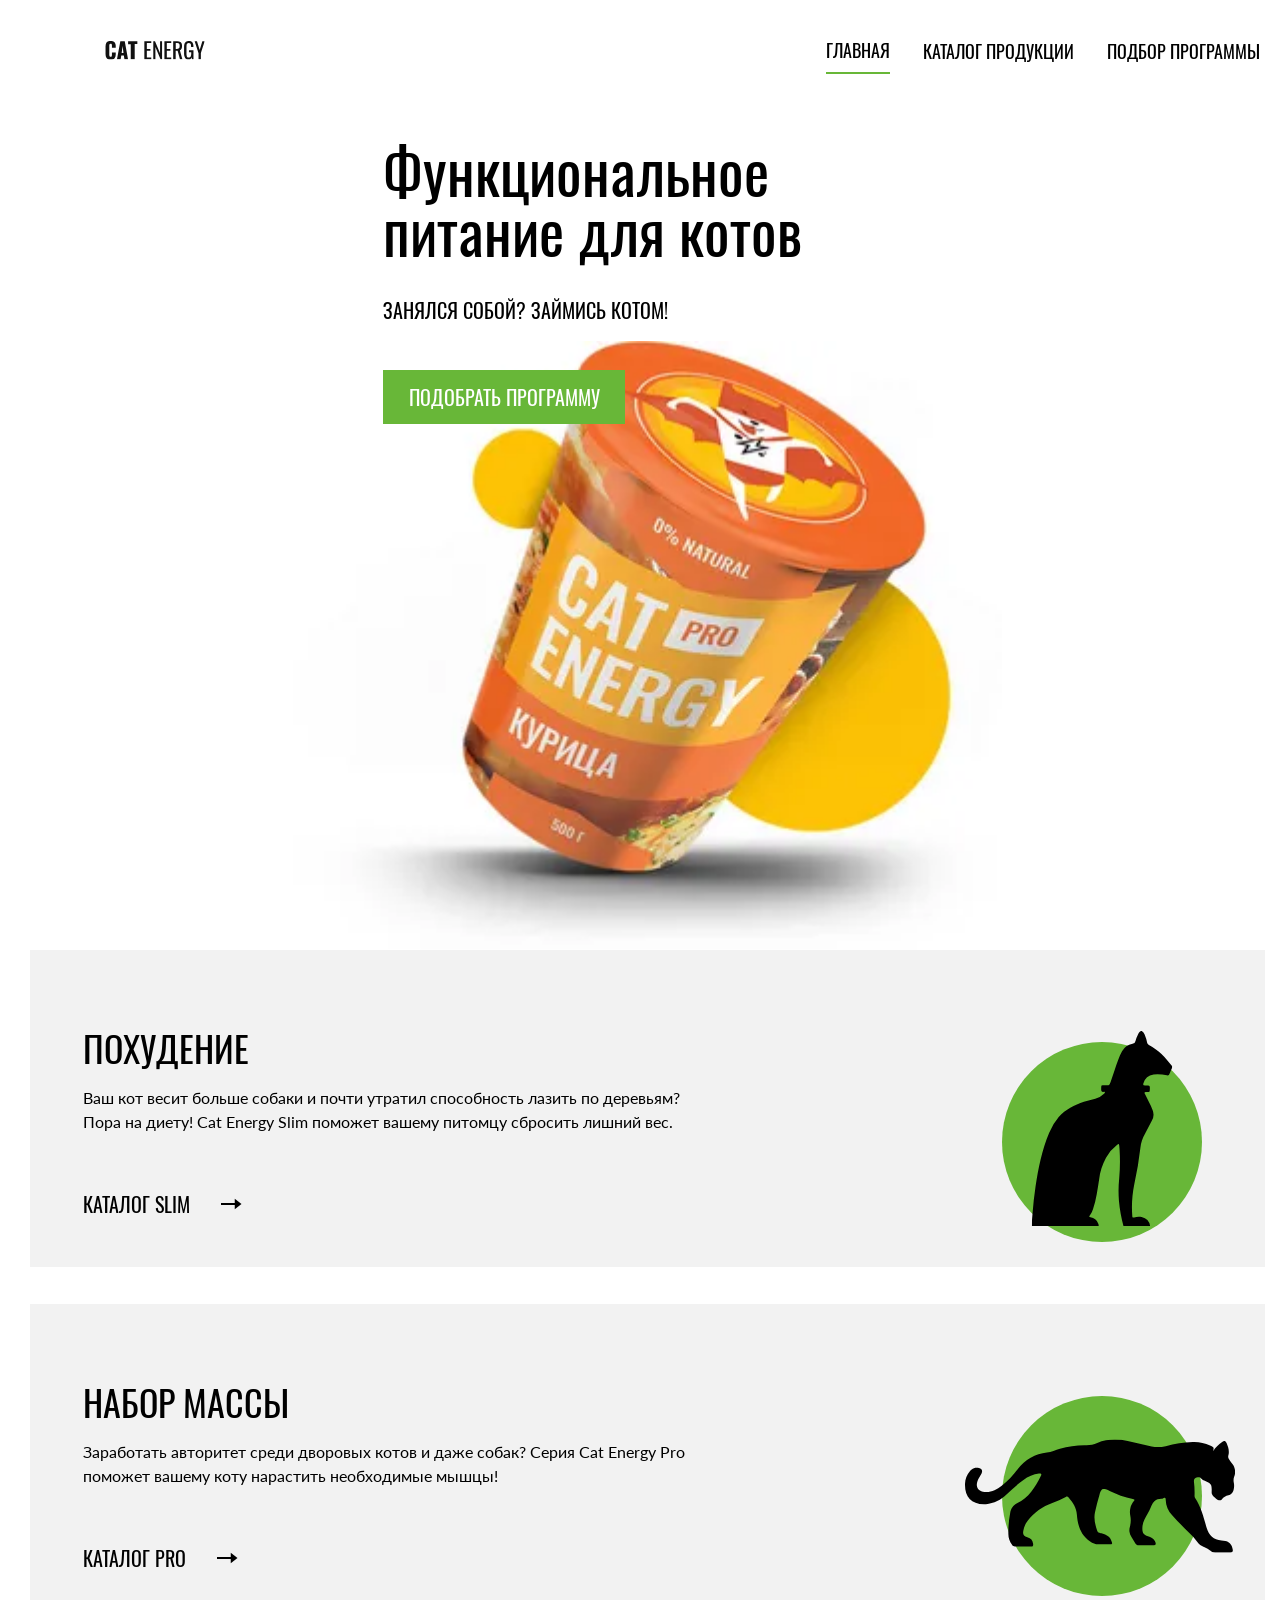
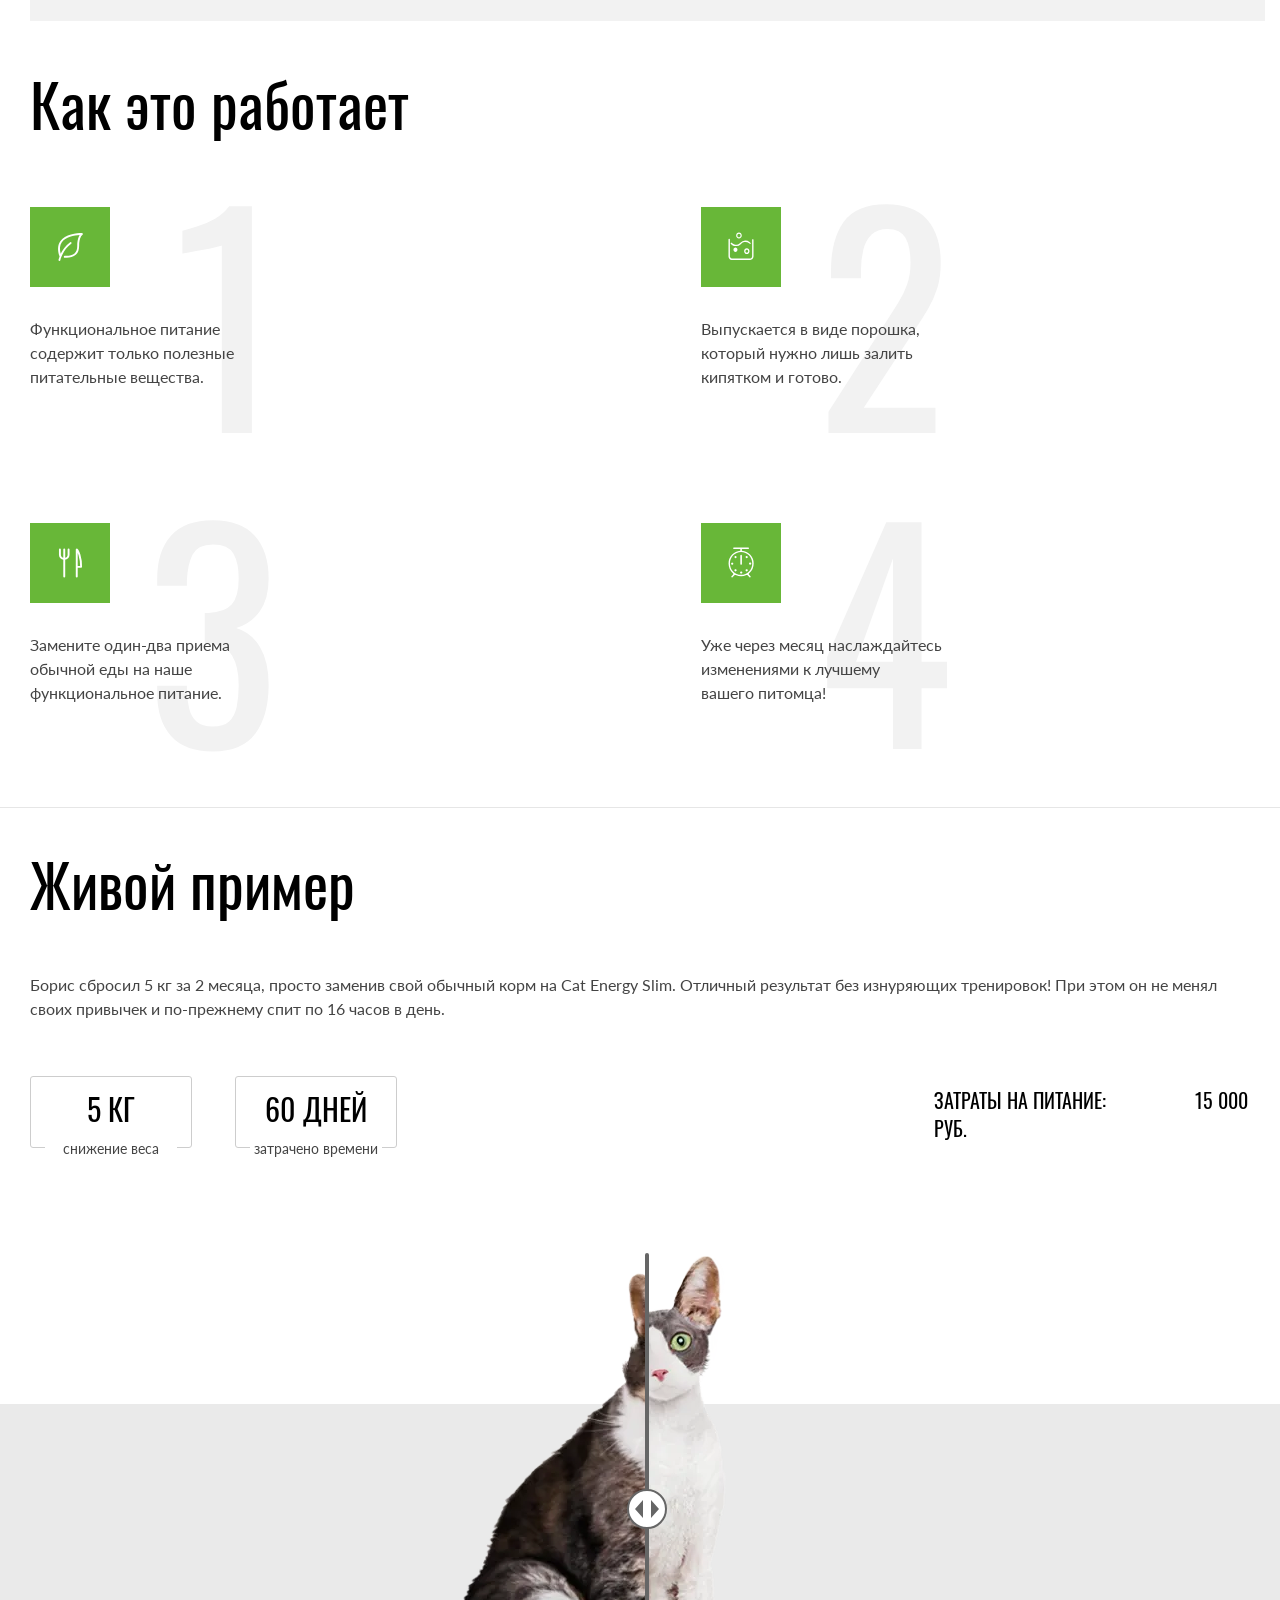
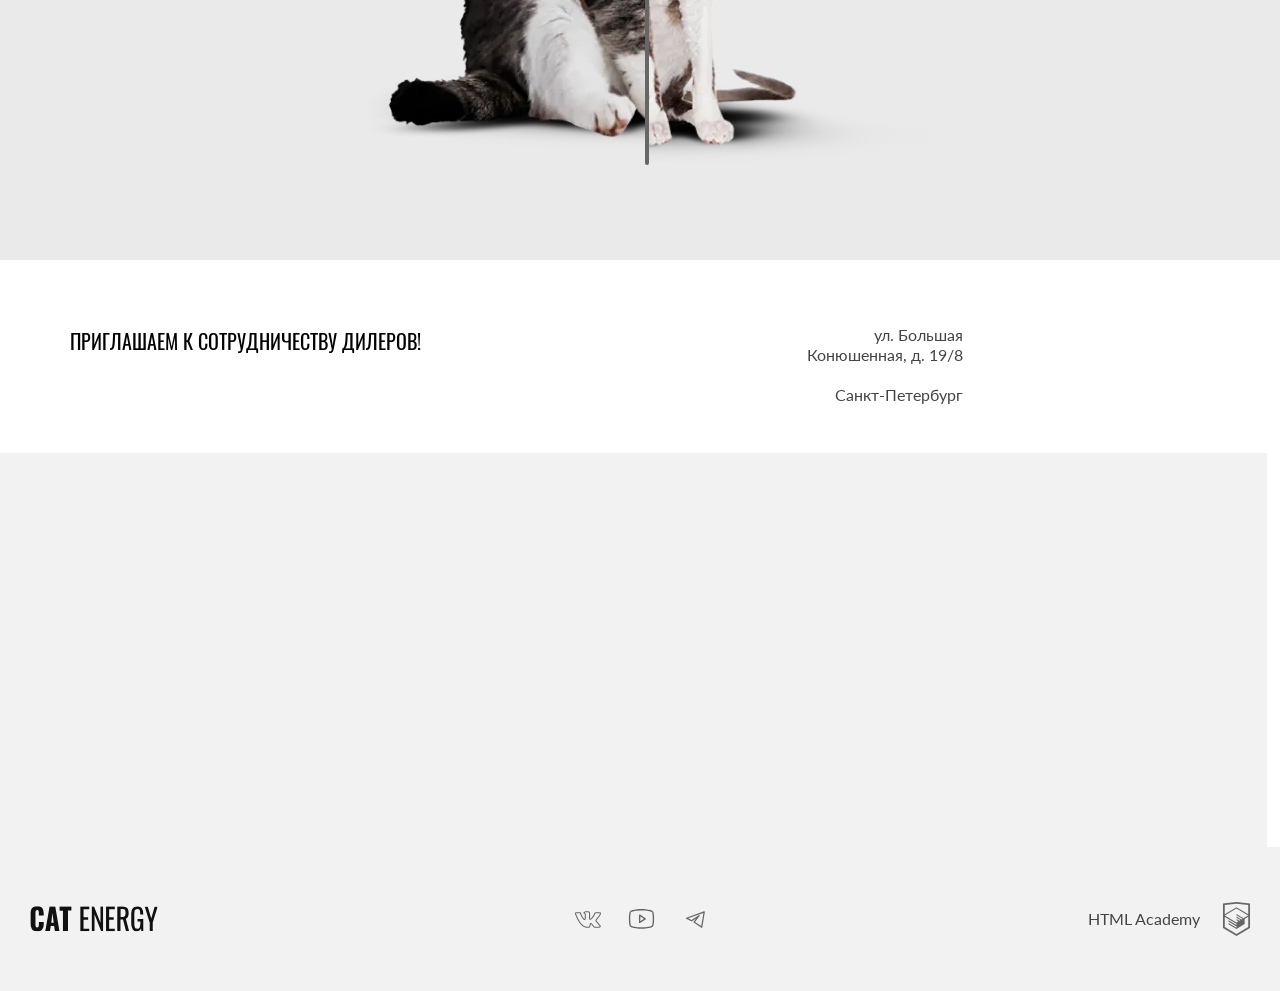
<file: index.html>
<!DOCTYPE html><html class="page" lang="ru"><head><meta charset="UTF-8"><title>Кэт энерджи</title><meta name="viewport" content="width=device-width,initial-scale=1"><link rel="preload" href="fonts/lato/Lato-Regular.woff2" type="font/woff2" as="font" crossorigin="anonymous"><link rel="preload" href="fonts/oswald/oswaldregular.woff2" type="font/woff2" as="font" crossorigin="anonymous"><link rel="stylesheet" href="styles/styles.css"><script src="scripts/index.js" defer="defer"></script><link rel="icon" type="image/x-icon" href="favicon.ico"><link rel="icon" href="favicons/icon.svg" type="image/svg+xml"><link rel="apple-touch-icon" href="favicons/apple.png"><link rel="manifest" href="manifest.webmanifest"></head><body class="page__body"><header class="main-header"><div class="main-header__wrapper"><a class="main-header__logo-link logo" href="catalog.html"><picture><source media="(min-width: 1440px)" srcset="images/logo-pic-desktop.svg" width="70" height="59" type="image/svg+xml"><source media="(min-width: 768px)" srcset="images/logo-pic-tablet.svg" width="60" height="50" type="image/svg+xml"><img class="logo__image" src="images/logo-pic-mobile.svg" width="33" height="38" alt="Товарный знак компании."></picture><img class="logo-text" src="images/logo-text.svg" width="101" height="18" alt="Логотип с надписью Cat Energy"></a><nav class="main-navigation"><button class="main-navigation__toggle main-navigation__toggle--closed" type="button"><span class="visually-hidden">Открыть меню/закрыть меню</span></button><div class="main-navigation__wrapper"><ul class="main-navigation__list site-list"><li class="site-list__item site-list__item--active"><a class="site-list__link" href="index.html">Главная</a></li><li class="site-list__item"><a class="site-list__link" href="catalog.html">Каталог продукции</a></li><li class="site-list__item"><a class="site-list__link" href="#">Подбор программы</a></li></ul></div></nav></div></header><main class="main-container"><section class="promo"><div class="promo__container"><h1 class="promo__title">Функциональное<br>питание для котов</h1><p class="promo__description">Занялся собой? Займись котом!</p><div class="promo__image"><picture><source width="552" height="499" type="image/webp" media="(min-width: 1440px)" srcset="images/index-eat-desktop@1x.webp, images/index-eat-desktop@2x.webp 2x"><source width="709" height="609" type="image/webp" media="(min-width: 768px)" srcset="images/index-eat-tablet@1x.webp, images/index-eat-tablet@2x.webp 2x"><source width="280" height="270" type="image/webp" srcset="images/index-eat-mobile@1x.webp, images/index-eat-mobile@2x.webp 2x"><source width="552" height="499" type="image/png" media="(min-width: 1440px)" srcset="images/index-eat-desktop@1x.png, images/index-eat-desktop@2x.png 2x"><source width="709" height="609" type="image/png" media="(min-width: 768px)" srcset="images/index-eat-tablet@1x.png, images/index-eat-tablet@2x.png 2x"><img class="promo__image-pic" alt="Баночка кошачьего питания Cat Energy." src="images/index-eat-mobile@1x.png" srcset="images/index-eat-mobile@2x.png 2x" width="280" height="270"></picture></div><a class="promo__button button button--primary" href="#">Подобрать программу</a></div></section><section class="services"><div class="services__container"><h2 class="visually-hidden">Виды программ для котов</h2><ul class="services-program-list"><li class="services__weight-loss services-program"><h3 class="services-program__title">Похудение</h3><p class="services-program__description">Ваш кот весит больше собаки и почти утратил способность лазить по деревьям? Пора на диету! Cat Energy Slim поможет вашему питомцу сбросить лишний вес.</p><a class="services-program__link" href="#">Каталог slim</a></li><li class="services__weight-gain services-program"><h3 class="services-program__title">Набор массы</h3><p class="services-program__description">Заработать авторитет среди дворовых котов и даже собак? Серия Cat Energy Pro поможет вашему коту нарастить необходимые мышцы!</p><a class="services-program__link" href="#">Каталог pro</a></li></ul></div></section><section class="methods"><div class="methods__container"><h2 class="methods__title">Как это работает</h2><ul class="methods__list"><li class="methods__item methods__item--natural">Функциональное питание содержит только полезные питательные вещества.</li><li class="methods__item methods__item--cook">Выпускается в виде порошка, который нужно лишь залить кипятком и готово.</li><li class="methods__item methods__item--nutrition">Замените один-два приема обычной еды на наше функциональное питание.</li><li class="methods__item methods__item--result">Уже через месяц наслаждайтесь изменениями к лучшему вашего&nbsp;питомца!</li></ul></div></section><section class="examples"><div class="examples__container"><h2 class="examples__title">Живой пример</h2><p class="examples__description">Борис сбросил 5 кг за 2 месяца, просто заменив свой обычный корм на Cat Energy Slim. Отличный результат без&nbsp;изнуряющих тренировок! При этом он не менял своих привычек и по-прежнему спит по 16 часов в день.</p><div class="examples__statistics statistics"><ul class="examples__statistics-list"><li class="examples__item"><p class="statistics__index">5 кг</p><p class="statistics__description">снижение веса</p></li><li class="examples__item"><p class="statistics__index">60 дней</p><p class="statistics__description">затрачено времени</p></li></ul></div><p class="examples__price">Затраты на питание: <span class="examples__price-value">15 000 руб.</span></p><div class="examples__slider slider"><div class="examples__slider-fat-cat"><picture><source width="560" height="512" type="image/webp" media="(min-width: 768px)" srcset="images/cat-before-tablet-desktop@1x.webp, images/cat-before-tablet-desktop@2x.webp 2x"><source width="280" height="256" type="image/webp" srcset="images/cat-before-mobile@1x.webp, images/cat-before-mobile@2x.webp 2x"><source width="560" height="512" type="image/png" media="(min-width: 1440px)" srcset="images/cat-before-desktop@1x.png, images/cat-before-desktop@2x.png 2x"><source width="560" height="512" type="image/png" media="(min-width: 768px)" srcset="images/cat-before-tablet@1x.png, images/cat-before-tablet@2x.png 2x"><img class="slider__image slider__image--before" alt="Фотография кота до программы." src="images/cat-before-mobile@1x.png" srcset="images/cat-before-mobile@2x.png 2x" width="280" height="256"></picture></div><div class="examples__slider-thin-cat"><picture><source width="560" height="512" type="image/webp" media="(min-width: 768px)" srcset="images/cat-after-tablet-desktop@1x.webp, images/cat-after-tablet-desktop@2x.webp 2x"><source width="280" height="256" type="image/webp" srcset="images/cat-after-mobile@1x.webp, images/cat-after-mobile@2x.webp 2x"><source width="560" height="512" type="image/png" media="(min-width: 1440px)" srcset="images/cat-after-desktop@1x.png, images/cat-after-desktop@2x.png 2x"><source width="560" height="512" type="image/png" media="(min-width: 768px)" srcset="images/cat-after-tablet@1x.png, images/cat-after-tablet@2x.png 2x"><img class="slider__image slider__image--after" alt="Фотография кота после программы." src="images/cat-after-mobile@1x.png" srcset="images/cat-after-mobile@2x.png 2x" width="280" height="256"></picture></div><button class="slider__range" type="button"><span class="visually-hidden">Ползунок</span></button></div></div></section><section class="contacts"><div class="contacts__wrapper"><div class="contacts__container"><h2 class="visually-hidden">Наши контакты</h2><p class="contacts__title">Приглашаем к&nbsp;сотрудничеству дилеров!</p><address class="contacts__address">ул. Большая Конюшенная, д. 19/8 <span class="contacts__city">Санкт-Петербург</span></address></div><div class="contacts__map-wrapper"><iframe class="contacts__map" src="https://www.google.com/maps?q=ул.+Большая+Конюшенная,+д.+19%2F8,+Санкт-Петербург&output=embed" width="800" height="362" style="border:0;" allowfullscreen="" loading="lazy" referrerpolicy="no-referrer-when-downgrade"></iframe><picture><source width="1440" height="400" type="image/webp" media="(min-width: 1440px)" srcset="images/location-desktop@1x.webp, images/location-desktop@2x.webp 2x"><source width="768" height="400" type="image/webp" media="(min-width: 768px)" srcset="images/location-tablet@1x.webp, images/location-tablet@2x.webp 2x"><source width="320" height="362" type="image/webp" srcset="images/location-mobile@1x.webp, images/location-mobile@2x.webp 2x"><source width="1440" height="400" type="image/jpeg" media="(min-width: 1440px)" srcset="images/location-desktop@1x.jpg, images/location-desktop@2x.jpg 2x"><source width="768" height="400" type="image/jpeg" media="(min-width: 768px)" srcset="images/location-tablet@1x.jpg, images/location-tablet@2x.jpg 2x"><img class="contacts__map-image" width="320" height="362" src="images/location-mobile@1x.jpg" srcset="images/location-mobile@2x.jpg 2x" alt="Карта с месторасположением компании Cat Energy" loading="lazy"></picture></div></div></section></main><footer class="main-footer"><div class="main-footer__container"><a class="main-footer__logo logo-text" href="index.html"><img class="logo-text__image-footer" src="images/logo-text.svg" width="128" height="24" alt="Лого с надписью Cat Energy"></a><ul class="main-footer__socials socials"><li class="socials__item"><a class="socials__link socials__link--vk" href="#"><span class="visually-hidden">Вконтакте</span></a></li><li class="main-footer__social-item"><a class="socials__link socials__link--yt" href="#"><span class="visually-hidden">YouTube</span></a></li><li class="main-footer__social-item"><a class="socials__link socials__link--tg" href="#"><span class="visually-hidden">Telegram</span></a></li></ul><a class="main-footer__logo-html logo-html" href="https://htmlacademy.ru/intensive/adaptive"><p class="logo-html__text">HTML Academy</p></a></div></footer></body></html>
</file>
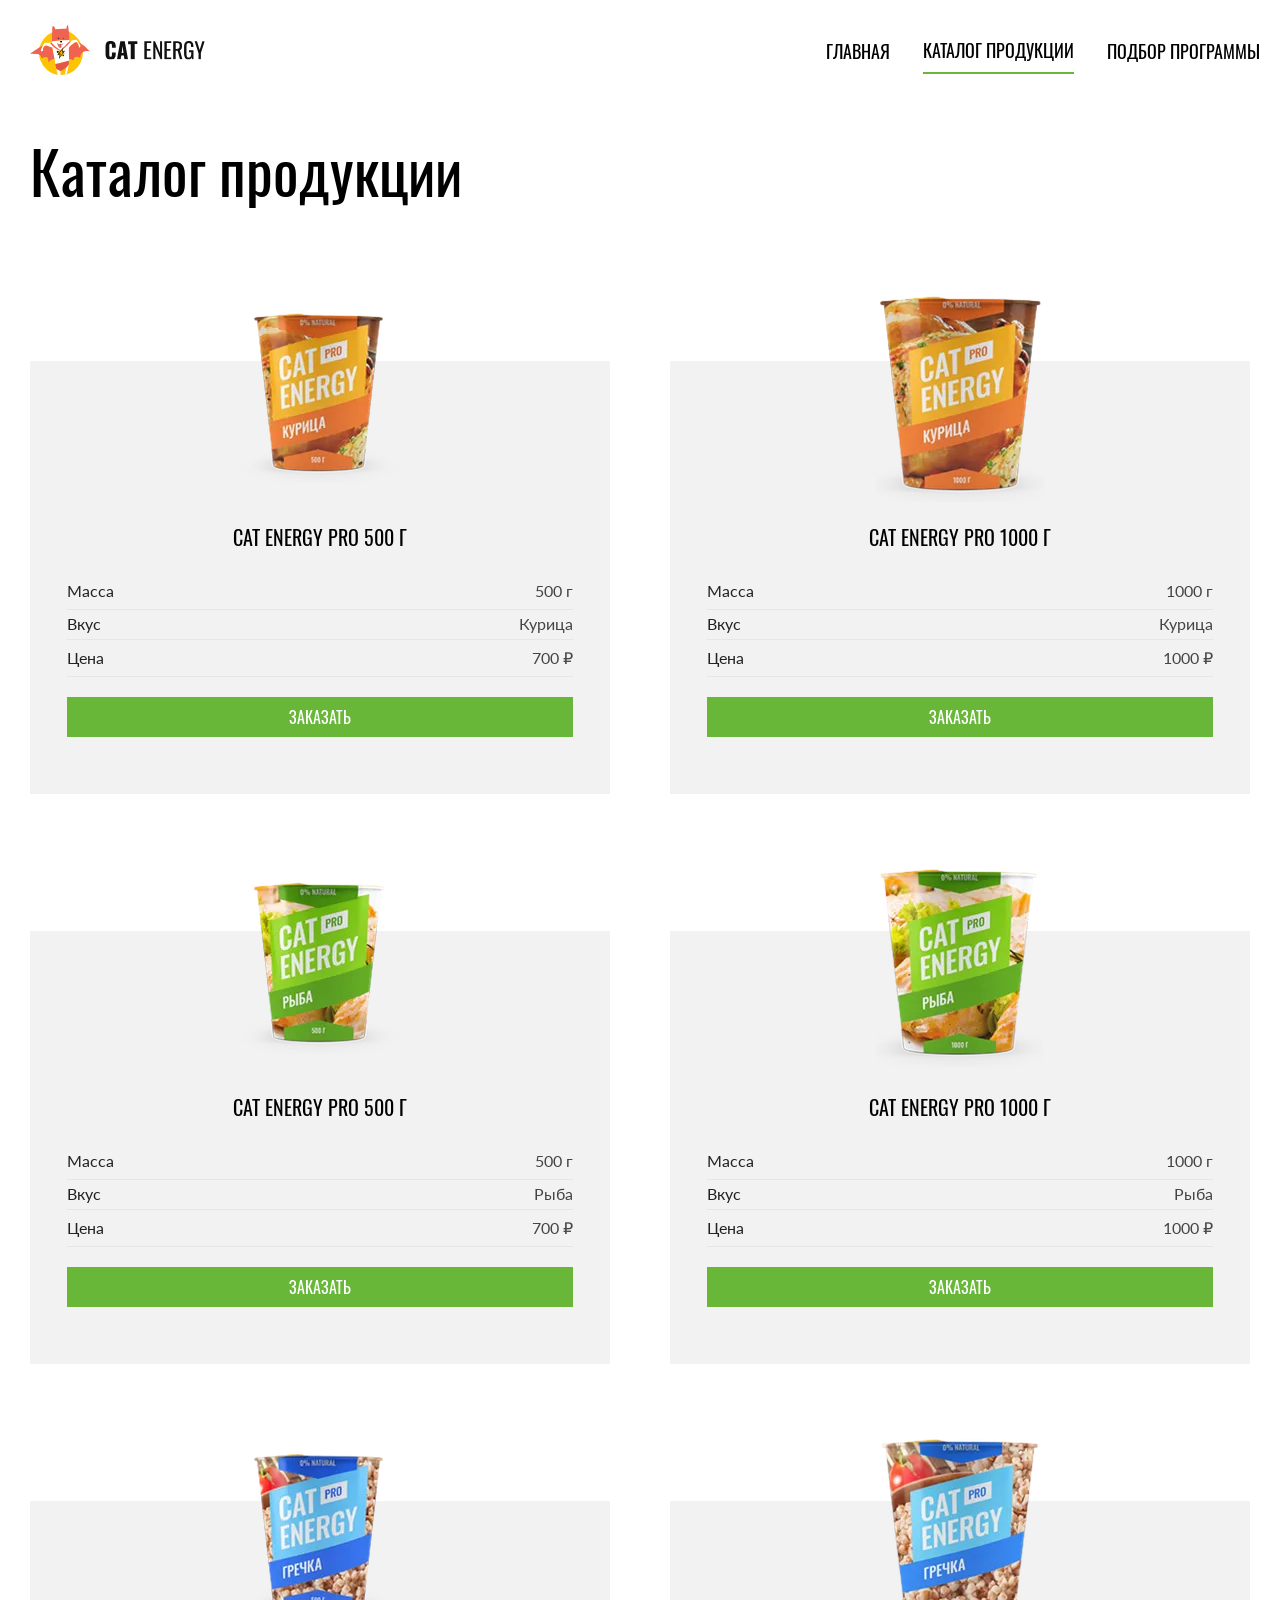
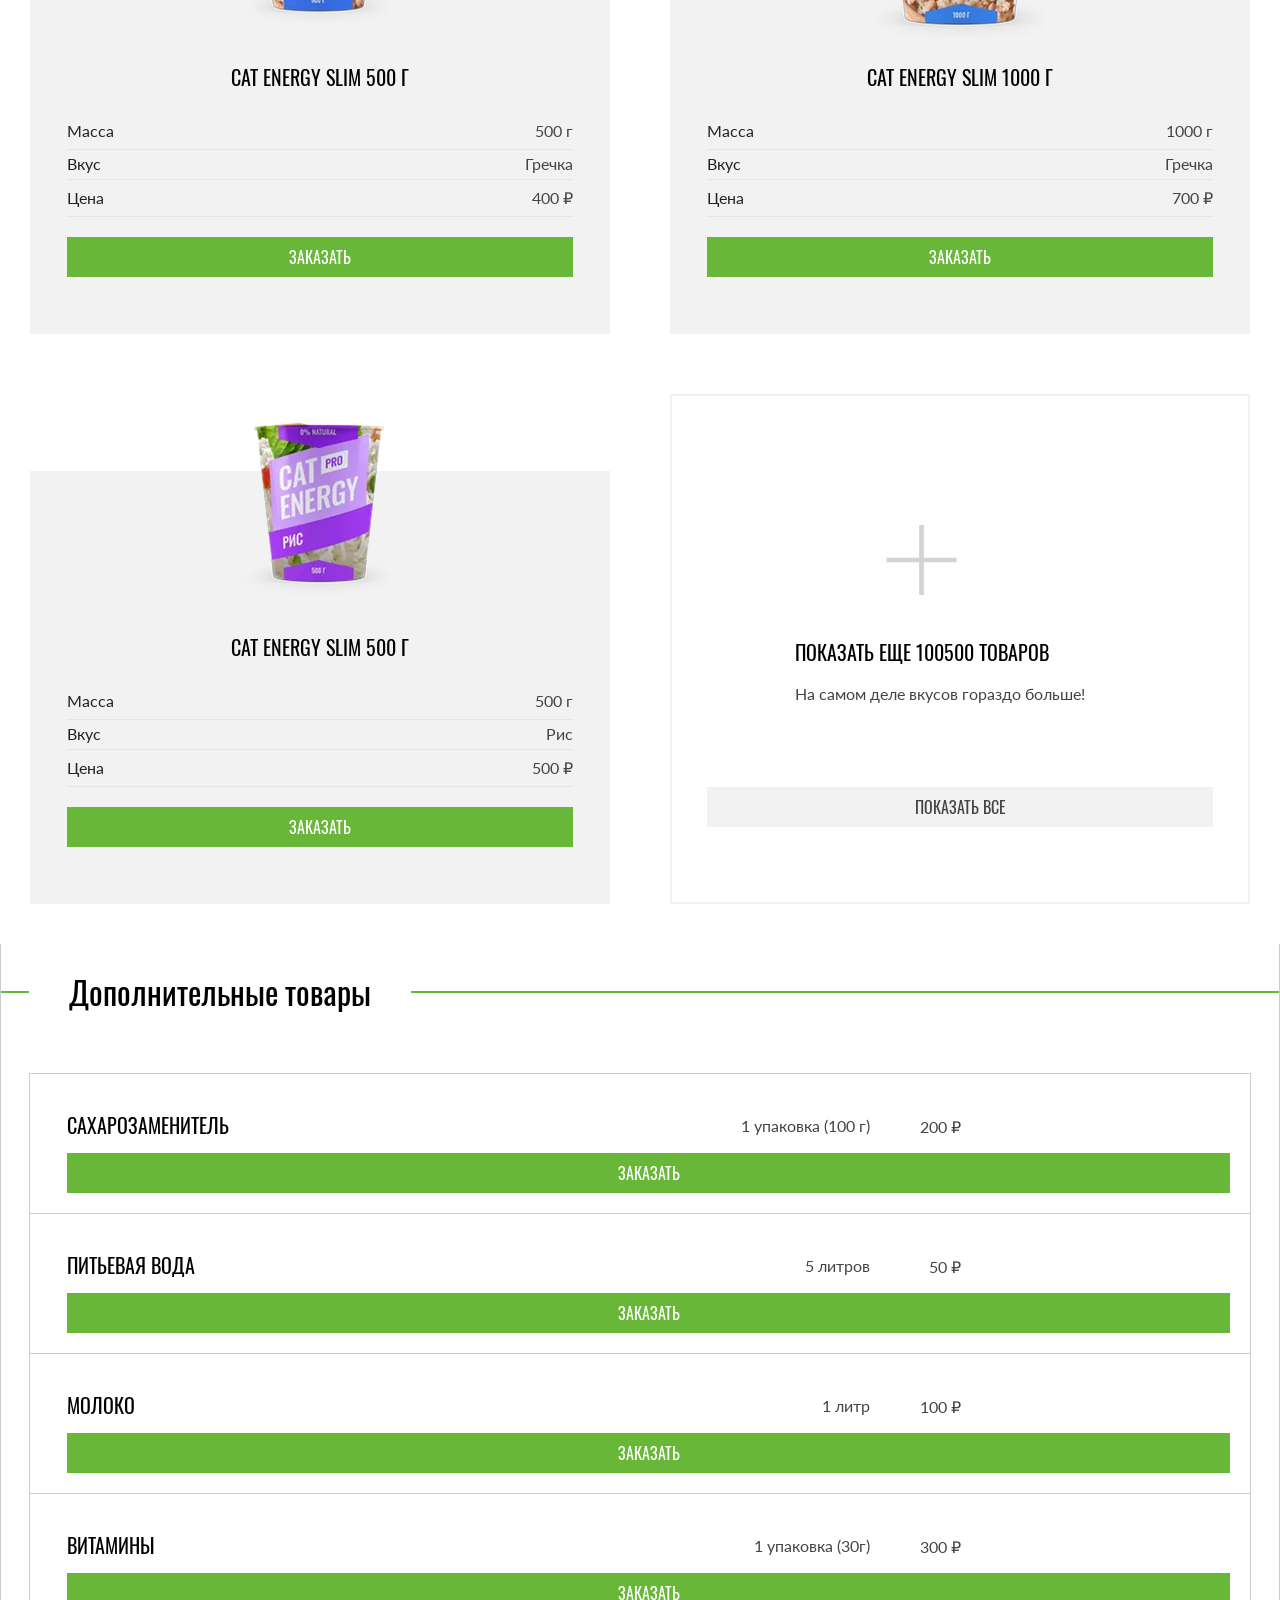
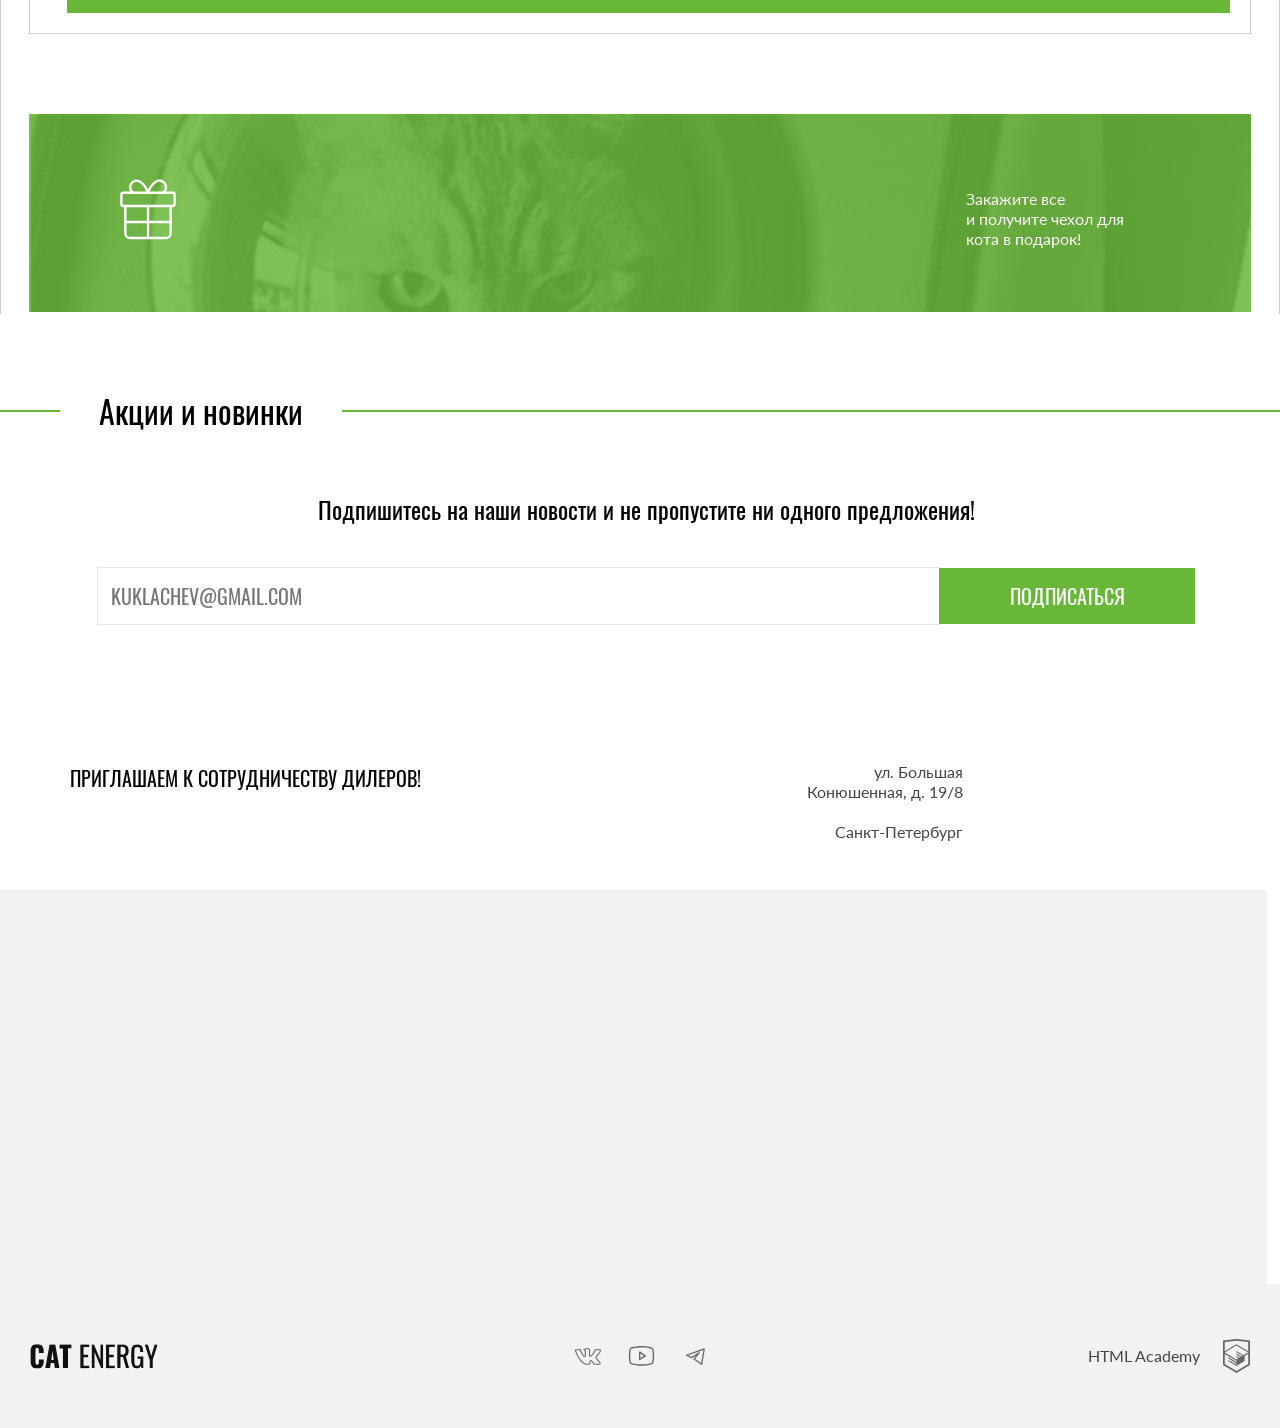
<file: catalog.html>
<!DOCTYPE html><html class="page" lang="ru"><head><meta charset="UTF-8"><title>Кэт энерджи</title><meta name="viewport" content="width=device-width,initial-scale=1"><link rel="stylesheet" href="styles/styles.css"><script src="scripts/index.js" defer="defer"></script><link rel="preload" href="fonts/lato/Lato-Regular.woff2" type="font/woff2" as="font" crossorigin="anonymous"><link rel="preload" href="fonts/oswald/oswaldregular.woff2" type="font/woff2" as="font" crossorigin="anonymous"><link rel="icon" type="image/x-icon" href="favicon.ico"><link rel="icon" href="favicons/icon.svg" type="image/svg+xml"><link rel="apple-touch-icon" href="favicons/apple.png"><link rel="manifest" href="manifest.webmanifest"></head><body class="page__body"><header class="main-header"><div class="main-header__wrapper"><a class="main-header__logo-link logo" href="catalog.html"><picture><source media="(min-width: 1440px)" srcset="images/logo-pic-desktop.svg" width="70" height="59" type="image/svg+xml"><source media="(min-width: 768px)" srcset="images/logo-pic-tablet.svg" width="60" height="50" type="image/svg+xml"><img class="logo__image" src="images/logo-pic-mobile.svg" width="33" height="38" alt="Товарный знак компании."></picture><img class="logo-text" src="images/logo-text.svg" width="101" height="18" alt="Логотип с надписью Cat Energy"></a><nav class="main-navigation"><button class="main-navigation__toggle main-navigation__toggle--closed" type="button"><span class="visually-hidden">Открыть меню/закрыть меню</span></button><div class="main-navigation__wrapper"><ul class="main-navigation__list site-list"><li class="site-list__item"><a class="site-list__link site-list__link--catalog" href="index.html">Главная</a></li><li class="site-list__item site-list__item--catalog-active"><a class="site-list__link site-list__link--catalog" href="catalog.html">Каталог продукции</a></li><li class="site-list__item"><a class="site-list__link site-list__link--catalog" href="#">Подбор программы</a></li></ul></div></nav></div></header><main class="main-container"><section class="main-catalog"><div class="main-catalog__container"><h1 class="main-catalog__title">Каталог продукции</h1><ul class="main-catalog__list"><li class="main-catalog__item product"><div class="main-catalog__top-row"><a class="main-catalog__image-link" href="#"><picture><source width="169" height="210" type="image/webp" media="(min-width: 1440px)" srcset="images/chiken-container-desktop@1x.webp, images/chiken-container-desktop@2x.webp 2x"><source width="200" height="210" type="image/webp" media="(min-width: 768px)" srcset="images/chiken-container-tablet@1x.webp, images/chiken-container-tablet@2x.webp 2x"><source width="140" height="107" type="image/webp" srcset="images/chiken-container-mobile@1x.webp, images/chiken-container-mobile@2x.webp 2x"><source width="169" height="210" type="image/png" media="(min-width: 1440px)" srcset="images/chiken-container-desktop@1x.png, images/chiken-container-desktop@2x.png 2x"><source width="200" height="210" type="image/png" media="(min-width: 768px)" srcset="images/chiken-container-tablet@1x.png, images/chiken-container-tablet@2x.png 2x"><img class="main-catalog__image-card" src="images/chiken-container-mobile@1x.png" srcset="images/chiken-container-mobile@2x.png 2x" alt="Cat Energy PRO со вкусом курицы 500 грамм." width="84" height="100"></picture></a><div class="main-catalog__info"><a class="main-catalog__item-link" href="#"><p class="main-catalog__item-title">CAT ENERGY PRO 500 Г</p></a><ul class="main-catalog__card-list"><li class="main-catalog__card-item"><span>Масса</span><span>500 г</span></li><li class="main-catalog__card-item"><span>Вкус</span><span>Курица</span></li><li class="main-catalog__card-item"><span>Цена</span><span>700 ₽</span></li></ul></div></div><a class="main-catalog__card-button button button--primary" href="#">Заказать</a></li><li class="main-catalog__item product"><div class="main-catalog__top-row"><a class="main-catalog__image-link" href="#"><picture><source width="169" height="210" type="image/webp" media="(min-width: 1440px)" srcset="images/chiken-container-big-desktop@1x.webp, images/chiken-container-big-desktop@2x.webp 2x"><source width="200" height="210" type="image/webp" media="(min-width: 768px)" srcset="images/chiken-container-big-tablet@1x.webp, images/chiken-container-big-tablet@2x.webp 2x"><source width="140" height="107" type="image/webp" srcset="images/chiken-container-big-mobile@1x.webp, images/chiken-container-big-mobile@2x.webp 2x"><source width="169" height="210" type="image/png" media="(min-width: 1440px)" srcset="images/chiken-container-big-desktop@1x.png, images/chiken-container-big-desktop@2x.png 2x"><source width="200" height="210" type="image/png" media="(min-width: 768px)" srcset="images/chiken-container-big-tablet@1x.png, images/chiken-container-big-tablet@2x.png 2x"><img class="main-catalog__image-card" src="images/chiken-container-big-mobile@1x.png" srcset="images/chiken-container-big-mobile@2x.png 2x" alt="Cat Energy PRO со вкусом курицы 1000 грамм." width="84" height="100"></picture></a><div class="main-catalog__info"><a class="main-catalog__item-link" href="#"><p class="main-catalog__item-title">CAT ENERGY PRO 1000 Г</p></a><ul class="main-catalog__card-list"><li class="main-catalog__card-item"><span>Масса</span><span>1000 г</span></li><li class="main-catalog__card-item"><span>Вкус</span><span>Курица</span></li><li class="main-catalog__card-item"><span>Цена</span><span>1000 ₽</span></li></ul></div></div><a class="main-catalog__card-button button button--primary" href="#">Заказать</a></li><li class="main-catalog__item product"><div class="main-catalog__top-row"><a class="main-catalog__image-link" href="#"><picture><source width="169" height="210" type="image/webp" media="(min-width: 1440px)" srcset="images/fich-container-desktop@1x.webp, images/fich-container-desktop@2x.webp 2x"><source width="200" height="210" type="image/webp" media="(min-width: 768px)" srcset="images/fich-container-tablet@1x.webp, images/fich-container-tablet@2x.webp 2x"><source width="140" height="107" type="image/webp" srcset="images/fich-container-mobile@1x.webp, images/fich-container-mobile@2x.webp 2x"><source width="169" height="210" type="image/png" media="(min-width: 1440px)" srcset="images/fich-container-desktop@1x.png, images/fich-container-desktop@2x.png 2x"><source width="200" height="210" type="image/png" media="(min-width: 768px)" srcset="images/fich-container-tablet@1x.png, images/fich-container-tablet@2x.png 2x"><img class="main-catalog__image-card" src="images/fich-container-mobile@1x.png" srcset="images/fich-container-mobile@2x.png 2x" alt="Cat Energy PRO со вкусом рыбы 500 грамм." width="84" height="100"></picture></a><div class="main-catalog__info"><a class="main-catalog__item-link" href="#"><p class="main-catalog__item-title">CAT ENERGY PRO 500 Г</p></a><ul class="main-catalog__card-list"><li class="main-catalog__card-item"><span>Масса</span><span>500 г</span></li><li class="main-catalog__card-item"><span>Вкус</span><span>Рыба</span></li><li class="main-catalog__card-item"><span>Цена</span><span>700 ₽</span></li></ul></div></div><a class="main-catalog__card-button button button--primary" href="#">Заказать</a></li><li class="main-catalog__item product"><div class="main-catalog__top-row"><a class="main-catalog__image-link" href="#"><picture><source width="169" height="210" type="image/webp" media="(min-width: 1440px)" srcset="images/fich-container-big-desktop@1x.webp, images/fich-container-big-desktop@2x.webp 2x"><source width="200" height="210" type="image/webp" media="(min-width: 768px)" srcset="images/fich-container-big-tablet@1x.webp, images/fich-container-big-tablet@2x.webp 2x"><source width="140" height="107" type="image/webp" srcset="images/fich-container-big-mobile@1x.webp, images/fich-container-big-mobile@2x.webp 2x"><source width="169" height="210" type="image/png" media="(min-width: 1440px)" srcset="images/fich-container-big-desktop@1x.png, images/fich-container-big-desktop@2x.png 2x"><source width="200" height="210" type="image/png" media="(min-width: 768px)" srcset="images/fich-container-big-tablet@1x.png, images/fich-container-big-tablet@2x.png 2x"><img class="main-catalog__image-card" src="images/fich-container-big-mobile@1x.png" srcset="images/fich-container-big-mobile@2x.png 2x" alt="Cat Energy PRO со вкусом рыбы 1000 грамм." width="84" height="100"></picture></a><div class="main-catalog__info"><a class="main-catalog__item-link" href="#"><p class="main-catalog__item-title">CAT ENERGY PRO 1000 Г</p></a><ul class="main-catalog__card-list"><li class="main-catalog__card-item"><span>Масса</span><span>1000 г</span></li><li class="main-catalog__card-item"><span>Вкус</span><span>Рыба</span></li><li class="main-catalog__card-item"><span>Цена</span><span>1000 ₽</span></li></ul></div></div><a class="main-catalog__card-button button button--primary" href="#">Заказать</a></li><li class="main-catalog__item product"><div class="main-catalog__top-row"><a class="main-catalog__image-link" href="#"><picture><source width="169" height="210" type="image/webp" media="(min-width: 1440px)" srcset="images/buckwheat-container-desktop@1x.webp, images/buckwheat-container-desktop@2x.webp 2x"><source width="200" height="210" type="image/webp" media="(min-width: 768px)" srcset="images/buckwheat-container-tablet@1x.webp, images/buckwheat-container-tablet@2x.webp 2x"><source width="140" height="107" type="image/webp" srcset="images/buckwheat-container-mobile@1x.webp, images/buckwheat-container-mobile@2x.webp 2x"><source width="169" height="210" type="image/png" media="(min-width: 1440px)" srcset="images/buckwheat-container-desktop@1x.png, images/buckwheat-container-desktop@2x.png 2x"><source width="200" height="210" type="image/png" media="(min-width: 768px)" srcset="images/buckwheat-container-tablet@1x.png, images/buckwheat-container-tablet@2x.png 2x"><img class="main-catalog__image-card" src="images/buckwheat-container-mobile@1x.png" srcset="images/buckwheat-container-mobile@2x.png 2x" alt="Cat Energy PRO со вкусом гречки 500 грамм." width="84" height="100"></picture></a><div class="main-catalog__info"><a class="main-catalog__item-link" href="#"><p class="main-catalog__item-title">CAT ENERGY SLIM 500 Г</p></a><ul class="main-catalog__card-list"><li class="main-catalog__card-item"><span>Масса</span><span>500 г</span></li><li class="main-catalog__card-item"><span>Вкус</span><span>Гречка</span></li><li class="main-catalog__card-item"><span>Цена</span><span>400 ₽</span></li></ul></div></div><a class="main-catalog__card-button button button--primary" href="#">Заказать</a></li><li class="main-catalog__item product"><div class="main-catalog__top-row"><a class="main-catalog__image-link" href="#"><picture><source width="169" height="210" type="image/webp" media="(min-width: 1440px)" srcset="images/buckwheat-container-big-desktop@1x.webp, images/buckwheat-container-big-desktop@2x.webp 2x"><source width="200" height="210" type="image/webp" media="(min-width: 768px)" srcset="images/buckwheat-container-big-tablet@1x.webp, images/buckwheat-container-big-tablet@2x.webp 2x"><source width="140" height="107" type="image/webp" srcset="images/buckwheat-container-big-mobile@1x.webp, images/buckwheat-container-big-mobile@2x.webp 2x"><source width="169" height="210" type="image/png" media="(min-width: 1440px)" srcset="images/buckwheat-container-big-desktop@1x.png, images/buckwheat-container-big-desktop@2x.png 2x"><source width="200" height="210" type="image/png" media="(min-width: 768px)" srcset="images/buckwheat-container-big-tablet@1x.png, images/buckwheat-container-big-tablet@2x.png 2x"><img class="main-catalog__image-card" src="images/buckwheat-container-big-mobile@1x.png" srcset="images/buckwheat-container-big-mobile@2x.png 2x" alt="Cat Energy PRO со вкусом гречки 1000 грамм." width="84" height="100"></picture></a><div class="main-catalog__info"><a class="main-catalog__item-link" href="#"><p class="main-catalog__item-title">CAT ENERGY SLIM 1000 Г</p></a><ul class="main-catalog__card-list"><li class="main-catalog__card-item"><span>Масса</span><span>1000 г</span></li><li class="main-catalog__card-item"><span>Вкус</span><span>Гречка</span></li><li class="main-catalog__card-item"><span>Цена</span><span>700 ₽</span></li></ul></div></div><a class="main-catalog__card-button button button--primary" href="#">Заказать</a></li><li class="main-catalog__item product"><div class="main-catalog__top-row"><a class="main-catalog__image-link" href="#"><picture><source width="169" height="210" type="image/webp" media="(min-width: 1440px)" srcset="images/rice-container-desktop@1x.webp, images/rice-container-desktop@2x.webp 2x"><source width="200" height="210" type="image/webp" media="(min-width: 768px)" srcset="images/rice-container-tablet@1x.webp, images/rice-container-tablet@2x.webp 2x"><source width="140" height="107" type="image/webp" srcset="images/rice-container-mobile@1x.webp, images/rice-container-mobile@2x.webp 2x"><source width="169" height="210" type="image/png" media="(min-width: 1440px)" srcset="images/rice-container-desktop@1x.png, images/rice-container-desktop@2x.png 2x"><source width="200" height="210" type="image/png" media="(min-width: 768px)" srcset="images/rice-container-tablet@1x.png, images/rice-container-tablet@2x.png 2x"><img class="main-catalog__image-card" src="images/rice-container-mobile@1x.png" srcset="images/rice-container-mobile@2x.png 2x" alt="Cat Energy SLIM со вкусом риса 500 грамм." width="84" height="100"></picture></a><div class="main-catalog__info"><a class="main-catalog__item-link" href="#"><p class="main-catalog__item-title">CAT ENERGY SLIM 500 Г</p></a><ul class="main-catalog__card-list"><li class="main-catalog__card-item"><span>Масса</span><span>500 г</span></li><li class="main-catalog__card-item"><span>Вкус</span><span>Рис</span></li><li class="main-catalog__card-item"><span>Цена</span><span>500 ₽</span></li></ul></div></div><a class="main-catalog__card-button button button--primary" href="#">Заказать</a></li><li class="main-catalog__item more-catalog"><p class="more-catalog__title">ПОКАЗАТЬ ЕЩЕ 100500 ТОВАРОВ</p><p class="more-catalog__info">На самом деле вкусов гораздо больше!</p><a class="more-catalog__button button button--secondary" href="#">Показать все</a></li></ul></div></section><section class="additional-products"><div class="additional-products__container"><h2 class="additional-products__title">Дополнительные товары</h2><ul class="additional-products__list"><li class="additional-products__item additional-product"><h3 class="additional-products__name">Сахарозаменитель</h3><div class="additional-product__characteristics"><p class="additional-products__weight">1 упаковка (100 г)</p><p class="additional-products__price">200 ₽</p></div><a class="additional-products__button button button--primary" href="#">Заказать</a></li><li class="additional-products__item additional-product"><h3 class="additional-products__name">Питьевая вода</h3><div class="additional-product__characteristics"><p class="additional-products__weight">5 литров</p><p class="additional-products__price">50 ₽</p></div><a class="additional-products__button button button--primary" href="#">Заказать</a></li><li class="additional-products__item additional-product"><h3 class="additional-products__name">Молоко</h3><div class="additional-product__characteristics"><p class="additional-products__weight">1 литр</p><p class="additional-products__price">100 ₽</p></div><a class="additional-products__button button button--primary" href="#">Заказать</a></li><li class="additional-products__item additional-product"><h3 class="additional-products__name">Витамины</h3><div class="additional-product__characteristics"><p class="additional-products__weight">1 упаковка (30г)</p><p class="additional-products__price">300 ₽</p></div><a class="additional-products__button button button--primary" href="#">Заказать</a></li></ul><div class="promo-gift"><p class="promo-gift__info"><span class="promo-gift__text">Закажите все и&nbsp;получите чехол для кота в подарок!</span></p></div></div></section><section class="subscribe"><div class="subscribe__container"><h2 class="subscribe__title">Акции и новинки</h2><form class="subscribe__form subscribe-form" action="https://echo.htmlacademy.ru" method="post"><label class="subscribe-form__label" for="email">Подпишитесь на наши новости и не пропустите ни одного предложения!</label> <input class="subscribe-form__email" type="email" id="email" name="Ваш email" placeholder="KUKLACHEV@GMAIL.COM" required> <button class="subscribe-form__button button button--primary" type="submit">Подписаться</button></form></div></section><section class="contacts"><div class="contacts__wrapper"><div class="contacts__container"><h2 class="visually-hidden">Наши контакты</h2><p class="contacts__title">Приглашаем к&nbsp;сотрудничеству дилеров!</p><address class="contacts__address">ул. Большая Конюшенная, д. 19/8 <span class="contacts__city">Санкт-Петербург</span></address></div><div class="contacts__map-wrapper"><iframe class="contacts__map" src="https://www.google.com/maps?q=ул.+Большая+Конюшенная,+д.+19%2F8,+Санкт-Петербург&output=embed" width="800" height="362" style="border:0;" allowfullscreen="" loading="lazy" referrerpolicy="no-referrer-when-downgrade"></iframe><picture><source width="1440" height="400" type="image/webp" media="(min-width: 1440px)" srcset="images/location-desktop@1x.webp, images/location-desktop@2x.webp 2x"><source width="768" height="400" type="image/webp" media="(min-width: 768px)" srcset="images/location-tablet@1x.webp, images/location-tablet@2x.webp 2x"><source width="320" height="362" type="image/webp" srcset="images/location-mobile@1x.webp, images/location-mobile@2x.webp 2x"><source width="1440" height="400" type="image/jpeg" media="(min-width: 1440px)" srcset="images/location-desktop@1x.jpg, images/location-desktop@2x.jpg 2x"><source width="768" height="400" type="image/jpeg" media="(min-width: 768px)" srcset="images/location-tablet@1x.jpg, images/location-tablet@2x.jpg 2x"><img class="contacts__map-image" width="320" height="362" src="images/location-mobile@1x.jpg" srcset="images/location-mobile@2x.jpg 2x" alt="Карта с месторасположением компании Cat Energy" loading="lazy"></picture></div></div></section></main><footer class="main-footer"><div class="main-footer__container"><a class="main-footer__logo logo-text" href="index.html"><img class="logo-text__image-footer" src="images/logo-text.svg" width="128" height="24" alt="Лого с надписью Cat Energy"></a><ul class="main-footer__socials socials"><li class="socials__item"><a class="socials__link socials__link--vk" href="#"><span class="visually-hidden">Вконтакте</span></a></li><li class="main-footer__social-item"><a class="socials__link socials__link--yt" href="#"><span class="visually-hidden">YouTube</span></a></li><li class="main-footer__social-item"><a class="socials__link socials__link--tg" href="#"><span class="visually-hidden">Telegram</span></a></li></ul><a class="main-footer__logo-html logo-html" href="https://htmlacademy.ru/intensive/adaptive"><p class="logo-html__text">HTML Academy</p></a></div></footer></body></html>
</file>
<file: styles/styles.css>
*,:before,:after{box-sizing:border-box}img{object-fit:contain;height:auto;margin:auto;display:block}@font-face{font-family:Lato;font-weight:400;font-style:normal;font-display:swap;src:url(../fonts/lato/Lato-Regular.woff2)format("woff2")}@font-face{font-family:Oswald;font-weight:400;font-style:normal;font-display:swap;src:url(../fonts/oswald/oswaldregular.woff2)format("woff2")}.page{height:100%}.page__body{text-transform:none;color:#444;margin:0;font-family:Lato,Arial,sans-serif;font-size:14px;line-height:18px}.main-header__container{box-sizing:border-box;justify-content:space-between;align-items:center;max-width:1440px;margin:0 auto;padding:10px 20px;display:flex}.main-header__logo-link{justify-content:space-between;align-items:center;display:flex}.main-header{margin:15px}@media (width<=767px){.main-header{margin:13px 0 15px 19px}}@media (width>=768px){.main-header{margin:0}}.main-header__wrapper{position:relative}@media (width>=768px){.main-header__wrapper{justify-content:space-between;align-items:flex-start;margin:25px 30px 0;display:flex}}@media (width>=1440px){.main-header__wrapper{width:1220px;margin:55px auto 0}}.logo{align-items:center;gap:15px;text-decoration:none;display:flex}@media (width<=767px){.logo{justify-content:space-between;width:calc(100% - 44px)}}.logo__text{width:101px;height:18px;margin-left:56px}.logo__image:hover,.logo__image:focus{opacity:.8}.logo__image:active{opacity:.6}.logo-text:hover,.logo-text:focus{opacity:.8}.logo-text:active{opacity:.6}.logo-text__image{margin-bottom:20px}@media (width<=767px){.logo-text{margin-left:42px}}@media (width>=768px){.logo-text{width:100px}}@media (width>=1440px){.logo-text{width:118px}}@media (width<=767px){.logo-text__image-footer{margin-top:2px;padding-bottom:18px}}.site-list{text-decoration:none;list-style:none}@media (width<=767px){.site-list--opened{z-index:1;background-color:#fff;display:block;position:absolute}}@media (width>=768px){.site-list{flex-wrap:wrap;justify-content:flex-end;gap:13px 34px;padding-top:3px;display:flex}}@media (width>=1440px){.site-list{flex-wrap:wrap;justify-content:flex-end;gap:10px 34px;padding-top:8px;display:flex}}.site-list__link{text-transform:uppercase;color:#000;font-family:Oswald,Arial,sans-serif;font-size:20px;font-weight:400;line-height:20px;text-decoration:none;display:block}@media (width<=767px){.site-list__link{padding:22px 20px 24px}}@media (width>=768px){.site-list__link{padding:15px 0 12px;font-size:18px;line-height:20px}}@media (width>=1440px){.site-list__link{color:#fff;padding:12px 0;font-size:20px;line-height:20px}.site-list__link--catalog{color:#000}}.site-list__item:hover,.site-list__item:focus{opacity:.6}.site-list__item:active{opacity:.3}.site-list__item--active:after{content:"";background-color:#68b738;height:2px;display:block;bottom:-1px;left:400px;right:370px}@media (width>=1440px){.site-list__item--active:after{background-color:#fff}}.site-list__item--catalog-active:after{content:"";background-color:#68b738;height:2px;display:block}@media (width<=767px){html,body{width:100vw;margin:0;padding:0;overflow-x:hidden}.main-navigation__wrapper{z-index:100;opacity:1;pointer-events:auto;background:#fff;width:100vw;position:fixed;top:66px;left:0;right:0;transform:none}.main-navigation__list{text-align:center;padding-left:0;padding-right:0;display:none}.main-navigation--opened .main-navigation__list{display:block}.site-list__link{text-align:center;padding-left:0;padding-right:0;display:block}.site-list__item--active:after,.site-list__item--catalog-active:after{display:none}.site-list__item{border-top:1px solid #e6e6e6}}.main-navigation__list{flex-flow:column wrap;justify-content:flex-end;align-items:stretch;gap:10px 33px;width:100%;margin:0;padding:0;text-decoration:none;list-style:none;display:flex;position:static}@media (width>=768px){.main-navigation__list{flex-flow:row;justify-content:flex-end;align-items:center;gap:33px}}@media (width<=767px){.main-navigation__list{padding-top:0}}@media (width>=768px){.main-navigation__list{margin-left:10px;padding-top:0}}@media (width>=1440px){.main-navigation__list{padding-top:8px}}.main-navigation__toggle{z-index:10;cursor:pointer;background-color:#0000;background-image:url(../icons/stack.svg#menu);background-position:50%;background-repeat:no-repeat;border:0;width:24px;height:24px;display:none;position:absolute;top:10px;right:20px}@media (width<=767px){.js .main-navigation__toggle{display:block}}.main-navigation__toggle:hover,.main-navigation__toggle--opened:hover{opacity:.7}.main-navigation__toggle.main-navigation__toggle--opened{background-image:url(../icons/stack.svg#close)}.main-navigation__wrapper{display:block;position:static}@media (width<=767px){.main-navigation__wrapper{width:88vw;display:block}.js .main-navigation__wrapper{z-index:100;background:#fff;width:100vw;margin-left:-19px;display:none;position:absolute;top:52px;left:0;right:0}.js .main-navigation--opened .main-navigation__wrapper{z-index:100;background:#fff;width:100vw;margin-left:-19px;display:block;position:absolute;top:52px;left:0;right:0}}@media (width>=768px){.main-navigation{width:65%}}@media (width>=1440px){.main-navigation{width:50%}}.button{text-transform:uppercase;color:#fff;text-align:center;padding:10px 30px;font-family:Oswald,Arial,sans-serif;font-size:16px;font-weight:400;line-height:20px;text-decoration:none;transition:all .3s;display:block}.button--primary{background-color:#68b738}.button--secondary{color:#fff;background-color:#f2f2f2}.button:hover,.button:focus{background-color:#5eaa2f}.button:active{color:#ffffff4d}.button--secondary:hover,.button--secondary:focus{background-color:#ebebeb}.button--secondary:active{color:#444444b3}.button:disabled,.button[disabled],.button--primary:disabled,.button--primary[disabled],.button--secondary:disabled,.button--secondary[disabled]{color:#cdcdcd;cursor:not-allowed;opacity:1;box-shadow:none;pointer-events:none;background-color:#f2f2f2;border:none}@media (width<=767px){.promo{background-image:-webkit-linear-gradient(#68b738d9 100%,#fff 100%),-webkit-image-set(url(../images/promo-background@1x.jpg) 1x type("image/jpeg"),url(../images/promo-background@2x.jpg) 2x type("image/jepg"));background-image:linear-gradient(#68b738d9 100%,#fff 100%),image-set("../images/promo-background@1x.jpg" 1x type("image/jpeg"),"../images/promo-background@2x.jpg" 2x type("image/jepg"));background-position:top;background-repeat:no-repeat;background-size:100% 63%,auto 300px,100% 63%}}@media (width>=1440px){.promo:before{content:"";z-index:-1;background-image:linear-gradient(#68b738d9 0% 100%),url(../images/promo-background@1x.jpg),linear-gradient(#343441 50% 100%);background-position:0 0;background-repeat:no-repeat;min-width:50%;min-height:694px;display:block;position:absolute;top:0;left:50%}}@media (width>=1440px) and (resolution>=2dppx){.promo:before{background-image:linear-gradient(#68b738d9 0% 100%),url(../images/promo-background@1x.jpg),linear-gradient(#343441 50% 100%)}}.promo__container{text-align:center;box-sizing:border-box;position:relative}@media (width<=767px){.promo__container{padding:27px 20px 0}}@media (width>=768px){.promo__container{width:694px;margin:0 auto;padding:15px 0 526px}}@media (width>=1440px){.promo__container{width:1220px;margin:0 auto;padding:61px 0 243px}}.promo__title{text-transform:none;color:#000;text-align:center;font-family:Oswald,Arial,sans-serif;font-size:36px;font-weight:400;line-height:36px}@media (width<=767px){.promo__title{margin-bottom:25px}}@media (width>=768px){.promo__title{text-align:left;margin-bottom:40px;padding:0 90px;font-size:60px;line-height:60px}}@media (width>=1440px){.promo__title{padding:0 55% 0 80px}}@media (width<=767px){.promo__title{color:#fff;margin-top:0}}.promo__description{text-transform:uppercase;color:#000;text-align:center;font-family:Oswald,Arial,sans-serif;font-size:14px;font-weight:400;line-height:14px}@media (width<=767px){.promo__description{margin-bottom:29px}}@media (width>=768px){.promo__description{text-align:left;margin-bottom:50px;padding:0 90px;font-size:20px;line-height:20px}}@media (width>=1440px){.promo__description{margin-bottom:52px;padding:0 55% 0 80px}}@media (width<=767px){.promo__description{color:#fff;margin-bottom:33px}}.promo__image{margin:0 auto;display:block}@media (width>=768px){.promo__image{z-index:-1;position:absolute;top:266px;bottom:-1px}}@media (width>=1440px){.promo__image{z-index:1;top:30px;right:221px}}.promo__button{box-sizing:border-box;width:100%}@media (width<=767px){.promo__button{padding:10px 50px}}@media (width>=768px){.promo__button{width:242px;margin-left:90px;padding:14px 25px;font-size:20px;line-height:26px}}@media (width>=1440px){.promo__button{width:246px;margin-bottom:1px;margin-left:80px;padding:14px 25px;font-size:20px;line-height:26px}}@media (width<=767px){.promo__button{text-align:center;display:block}.services__item{min-height:266px}}@media (width>=768px){.services__item{min-height:372px}}@media (width>=1440px){.services__item{min-height:374px}}@media (width<=767px){.services__container{margin:0 20px 20px;padding-top:20px}}@media (width>=768px){.services__container{padding:0 15px 0 30px}}@media (width>=1440px){.services__container{width:1220px;margin:0 auto 71px;padding:0}}.services__weight-loss:before{content:"";background-color:#68b738;border-radius:50%;display:block;position:absolute}@media (width>=767px){.services__weight-loss:before{width:200px;height:200px;top:92px;right:63px}}@media (width>=1439px){.services__weight-loss:before{width:100px;height:100px;top:49px;left:54px}}@media (width<=767px){.services__weight-loss:before{width:50px;height:50px;top:20px;left:20px}}.services__weight-loss:after{content:"";background-image:url(../icons/stack.svg#cat-slim);background-position:50%;background-repeat:no-repeat;display:block;position:absolute}@media (width>=767px){.services__weight-loss:after{width:200px;height:195px;top:81px;right:63px}}@media (width>=1439px){.services__weight-loss:after{width:96px;height:100px;top:41px;left:54px}}@media (width<=767px){.services__weight-loss:after{width:50px;height:50px;top:20px;left:20px}}.services__weight-gain:before{content:"";background-color:#68b738;border-radius:50%;display:block;position:absolute}@media (width>=767px){.services__weight-gain:before{width:200px;height:200px;top:92px;right:63px}}@media (width>=1439px){.services__weight-gain:before{width:100px;height:100px;top:49px;left:54px}}@media (width<=767px){.services__weight-gain:before{width:50px;height:50px;top:20px;left:20px}}.services__weight-gain:after{content:"";background-image:url(../icons/stack.svg#cat-pro);background-position:50%;background-repeat:no-repeat;display:block;position:absolute}@media (width>=767px){.services__weight-gain:after{width:270px;height:200px;top:92px;right:30px}}@media (width>=1439px){.services__weight-gain:after{width:133px;height:100px;top:45px;left:34px}}@media (width<=767px){.services__weight-gain:after{width:60px;height:60px;top:20px;left:15px}}.services__weight-loss{margin-top:20px;margin-bottom:20px}@media (width<=767px){.services__weight-loss{margin-top:0;padding:30px 20px 18px}}@media (width>=768px){.services__weight-loss{margin-top:0;margin-bottom:37px;padding:80px 45% 53px 53px}}@media (width>=1440px){.services__weight-loss{margin-top:20px;margin-bottom:20px;padding:77px 61px 62px 52px}}.services__weight-gain{margin-top:20px;margin-bottom:20px}@media (width<=767px){.services__weight-gain{margin-top:0;padding:30px 20px 18px}}@media (width>=768px){.services__weight-gain{margin-top:0;margin-bottom:37px}}@media (width>=1440px){.services__weight-gain{margin-top:20px;margin-bottom:20px}}.services-program{background-color:#f2f2f2;position:relative}@media (width<=767px){.services-program{padding:30px 20px 18px}}@media (width>=768px){.services-program{padding:80px 45% 53px 53px}}@media (width>=1440px){.services-program{padding:77px 61px 62px 52px}}.services-program__title{text-transform:uppercase;color:#000;margin:0;font-family:Oswald,Arial,sans-serif;font-size:24px;font-weight:400;line-height:37px}@media (width<=767px){.services-program__title{margin-bottom:29px}}@media (width>=768px){.services-program__title{margin-bottom:20px;font-size:36px;line-height:36px}}@media (width>=1440px){.services-program__title{margin-bottom:73px;padding-left:162px}}@media (width<=767px){.services-program__title{margin-bottom:29px;padding-left:69px}}.services-program__description{color:#000}@media (width<=767px){.services-program__description{margin-bottom:44px}}@media (width>=768px){.services-program__description{max-width:700px;margin-bottom:60px;font-size:16px;line-height:24px}}@media (width>=1440px){.services-program__description{max-width:700px;margin-bottom:35px;font-size:16px;line-height:24px}}@media (width<=767px){.services-program__description:after{content:"";background-color:#d9d9d9;width:90%;height:1px;position:absolute;bottom:55px;left:20px}}.services-program__link{text-transform:uppercase;color:#000;align-items:center;gap:25px;font-family:Oswald,Arial,sans-serif;font-size:16px;font-weight:400;line-height:16px;text-decoration:none;list-style:none;display:flex}@media (width>=768px){.services-program__link{gap:31px;font-size:20px;line-height:20px}}.services-program__link:active{opacity:.3}.services-program__link:after{content:"";background-image:url(../icons/stack.svg#arrow);background-position:-8px;background-repeat:no-repeat;background-size:cover;width:33px;height:12px;transition:all .3s linear;display:block}@media (width>=768px){.services-program__link:after{flex-shrink:0;width:33px;min-width:33px;font-size:20px;line-height:20px}}@media (width>=1440px){.services-program__link:after{flex-shrink:0;font-size:20px;line-height:20px}}.services-program__link:hover:after{background-position:-4px}.services-program__link:after:active{opacity:.3}.services-program__list{margin:0;padding:0;text-decoration:none;list-style:none}@media (width>=1440px){.services-program__list{grid-template-columns:1fr 1fr;gap:80px;display:grid}}.services-program-list{margin:0;padding:0;text-decoration:none;list-style:none}@media (width>=1440px){.services-program-list{grid-template-columns:1fr 1fr;gap:80px;display:grid}}.socials__link{color:#666;width:28px;height:22px;display:block}.socials__link:before{width:100%;height:100%;display:block;-webkit-mask-position:50%;mask-position:50%;-webkit-mask-repeat:no-repeat;mask-repeat:no-repeat}.socials__link:hover,.socials__link:focus{color:#68b738}.socials__link:active{opacity:.3}.socials__link--vk:before{content:"";background-color:currentColor;width:100%;height:100%;display:block;-webkit-mask-image:url(../icons/stack.svg#icon-vk);mask-image:url(../icons/stack.svg#icon-vk);-webkit-mask-position:50%;mask-position:50%;-webkit-mask-size:27px 22px;mask-size:27px 22px;-webkit-mask-repeat:no-repeat;mask-repeat:no-repeat}.socials__link--yt:before{content:"";background-color:currentColor;width:100%;height:100%;display:block;-webkit-mask-image:url(../icons/stack.svg#icon-yt);mask-image:url(../icons/stack.svg#icon-yt);-webkit-mask-position:50%;mask-position:50%;-webkit-mask-size:27px 20px;mask-size:27px 20px;-webkit-mask-repeat:no-repeat;mask-repeat:no-repeat}.socials__link--tg:before{content:"";background-color:currentColor;width:100%;height:100%;display:block;-webkit-mask-image:url(../icons/stack.svg#icon-tg);mask-image:url(../icons/stack.svg#icon-tg);-webkit-mask-position:50%;mask-position:50%;-webkit-mask-size:27px 22px;mask-size:27px 22px;-webkit-mask-repeat:no-repeat;mask-repeat:no-repeat}.methods__title{text-transform:none;color:#000;font-family:Oswald,Arial,sans-serif;font-size:36px;font-weight:400;line-height:40px}@media (width<=767px){.methods__title{margin-top:23px;margin-bottom:39px}}@media (width>=768px){.methods__title{margin-bottom:32px;font-size:60px;font-weight:400;line-height:64px}}@media (width>=1440px){.methods__title{margin-bottom:48px;font-size:60px;font-weight:400;line-height:26px}}.methods__list{margin:0;padding:0;text-decoration:none;list-style:none}@media (width>=768px){.methods__list{grid-template-columns:55% 45%;row-gap:37px;display:grid}}@media (width>=1440px){.methods__list{grid-template-columns:324px 325px 325px 246px}}.methods__item{position:relative}@media (width<=767px){.methods__item{gap:20px;display:flex}}@media (width>=768px){.methods__item{counter-increment:methods__item 1;max-width:250px;padding-top:40px;padding-bottom:57px;font-size:16px;line-height:24px}}@media (width>=1440px){.methods__item{padding-bottom:0}}.methods__item:after{content:counter(methods__item);color:#f2f2f2;z-index:-1;font-family:Oswald,arial,sans-serif;font-size:280px;line-height:280px;position:absolute;top:0;right:0}@media (width>=768px){.methods__item:after{display:block}}@media (width<=767px){.methods__item:after{display:none}}.methods__item:before{content:"";background-color:#68b738;background-position:50%;background-repeat:no-repeat;flex-shrink:0;width:80px;height:80px;margin-bottom:30px;display:block}@media (width<=767px){.methods__item:before{width:60px;height:60px;margin-bottom:21px}}.methods__item--natural:before{background-image:url(../icons/stack.svg#natural-icon);background-size:30px 32px}.methods__item--cook:before{background-image:url(../icons/stack.svg#cook-icon);background-size:26px 29px}.methods__item--nutrition:before{background-image:url(../icons/stack.svg#nutrition-icon);background-size:25px 30px}.methods__item--result:before{background-image:url(../icons/stack.svg#result-icon);background-size:26px 31px}@media (width<=767px){.methods__container{margin:0 20px}}@media (width>=768px){.methods__container{border-bottom:1px solid #e6e6e6;padding:0 30px 45px}}@media (width>=1440px){.methods__container{border-bottom:1px solid #fff;width:1220px;margin:0 auto;padding:0 0 100px}}@media (width<=767px){.examples__container{padding:21px 20px 40px}}@media (width>=768px){.examples__container{padding:45px 30px 101px}}@media (width>=1440px){.examples__container{width:1220px;margin:-26px auto 0;padding:0}}.examples__title{text-transform:none;color:#000;font-family:Oswald,Arial,sans-serif;font-size:36px;font-weight:400;line-height:40px}@media (width<=767px){.examples__title{margin-bottom:40px}}@media (width>=768px){.examples__title{margin-top:0;margin-bottom:60px;font-size:60px;line-height:60px}}@media (width>=1440px){.examples__title{margin-top:50px;margin-bottom:146px;font-size:60px;line-height:60px}}.examples__price{text-transform:uppercase;color:#000;gap:150px;font-family:Oswald,Arial,sans-serif;font-size:21px;font-weight:400;line-height:20px;display:flex}@media (width>=768px){.examples__price{gap:0;min-width:708px;margin-top:-80px;margin-left:50px;padding-bottom:85px;padding-left:70%;font-size:20px;line-height:28px;display:block}}@media (width>=1440px){.examples__price{margin-top:0;margin-bottom:0;margin-left:0;padding-bottom:80px;padding-left:0;font-size:21px;line-height:20px;display:flex}}@media (width<=767px){.examples__price{text-align:center;margin-bottom:25px;font-size:14px;line-height:12px;display:block}}.examples__item{text-decoration:none;list-style:none}.examples__description{margin:0}@media (width<=767px){.examples__description{margin-bottom:20px}}@media (width>=768px){.examples__description{min-width:708px;margin-bottom:55px;font-size:16px;line-height:24px}}@media (width>=1440px){.examples__description{min-width:100px;max-width:436px;min-height:72px;margin-bottom:69px;font-size:16px;line-height:24px}}@media (width>=768px){.examples__statistics{grid-template-columns:1fr 1fr;align-items:center;max-width:800px;display:grid}}@media (width>=1440px){.examples__statistics{margin-bottom:42px}}@media (width<=767px){.examples__statistics-list{gap:30px;margin:0;padding:0;display:flex}}@media (width>=1440px){.examples__statistics-list{gap:43px;margin:0;padding:0;display:flex}}@media (width>=768px){.examples__statistics-list{gap:43px;margin:0;padding:0;display:flex}}.examples{position:relative}@media (width>=768px){.examples{background-image:linear-gradient(0deg,#eaeaea 456px,#fff 456px 100%)}}@media (width>=1440px){.examples{background-image:linear-gradient(#fff 136px,#eaeaea 136px 100%)}}@media (width<=767px){.examples{background-image:linear-gradient(#fff 4%,#eaeaea 1%)}}@media (width>=768px){.examples__slider{width:560px;margin:auto;top:6px;left:7px}}@media (width>=1440px){.examples__slider{position:absolute;top:0;left:auto;right:102px}}@media (width<=767px){.examples__slider{width:280px;margin:0 auto}}.examples__slider-fat-cat,.examples__slider-thin-cat{overflow:hidden}@media (width<=767px){.examples__price-value{margin-left:0;position:relative}}@media (width>=768px){.examples__price-value{margin-left:84px}}@media (width>=1440px){.examples__price-value{margin-left:56px}}.statistics__index{text-transform:uppercase;color:#000;text-align:center;box-sizing:border-box;border:1px solid #cdcdcd;border-radius:3px;margin:0;padding:14px 15px;font-family:Oswald,Arial,sans-serif;font-size:24px;font-weight:400;line-height:24px}@media (width<=767px){.statistics__index{width:124px;min-height:56px}}@media (width>=768px){.statistics__index{width:162px;min-height:72px;font-size:30px;line-height:36px}}.statistics__description{color:#444;text-align:center;margin:0 15px;font-size:14px;line-height:18px;position:relative}@media (width<=767px){.statistics__description{background-color:#eaeaea;width:min-content;padding:0 20px;font-size:12px;line-height:12px;top:-9px}}@media (width>=768px){.statistics__description{background-color:#fff;width:auto;top:-8px}}@media (width>=1440px){.statistics__description{background-color:#eaeaea;top:-11px}}.slider{grid-template-columns:50% 50%;display:grid}@media (width<=767px){.slider{position:relative}}@media (width>=768px){.slider{position:relative}}@media (width>=1440px){.slider{position:absolute}}.slider__image{max-width:inherit;display:block}.slider__image--after{transform:translate(-50%)}.slider__range{color:#666;background-color:currentColor;border:none;border-radius:2px;width:4px;height:100%;padding:0;transition:all .3s;position:absolute;top:0;left:50%;transform:translate(-50%)}@media (width>=1440px){.slider__range{top:0}}.slider__range:hover,.slider__range:focus{color:#68b738}.slider__range:active{opacity:.6}.slider__range:after{cursor:grab;content:"";background-color:currentColor;width:40px;height:40px;position:absolute;top:50%;left:50%;transform:translate(-50%)translateY(-50%);-webkit-mask-image:url(../icons/stack.svg#slider-icon);mask-image:url(../icons/stack.svg#slider-icon);-webkit-mask-position:50%;mask-position:50%;-webkit-mask-size:24px 18px;mask-size:24px 18px;-webkit-mask-repeat:no-repeat;mask-repeat:no-repeat}.slider__range:before{content:"";background-color:#fff;border:2px solid;border-radius:50%;width:40px;height:40px;position:absolute;top:50%;left:50%;transform:translate(-50%)translateY(-50%)}.contacts__title{text-transform:uppercase;color:#000;font-family:Oswald,Arial,sans-serif;font-size:16px;font-weight:400;line-height:20px}@media (width<=767px){.contacts__title{margin-top:0}}@media (width>=768px){.contacts__title{font-size:20px;line-height:26px}}@media (width>=1440px){.contacts__title{margin-top:9px;font-size:20px;line-height:26px}}.contacts__address{color:#444;font-style:normal;line-height:20px}@media (width>=768px){.contacts__address{text-align:right;width:173px;padding-top:17px;padding-left:6px;font-size:16px}}@media (width>=1440px){.contacts__address{text-align:left;width:163px;padding-top:9px;padding-left:6px;font-size:16px}}.contacts__map-image{width:100%;height:auto;display:block}@media (width<=767px){.contacts__map-image{padding-bottom:27px}}.contacts__map{border:none;min-height:390px;display:none}@media (width>=768px){.contacts__map{width:100%;min-height:394px}}@media (width>=1440px){.contacts__map{width:100%}}@media (width<=767px){.contacts__map{width:100%}}.contacts.js .contacts__map-image{display:none}.contacts.js .contacts__map{display:block}.contacts__map-wrapper{background:#f2f2f2;grid-area:1/1/4/4;width:100vw;margin-left:-51vw;margin-right:-50vw;position:relative;left:50%;right:50%}@media (width<=768px){.contacts__map-wrapper{width:100%;margin-left:0;margin-right:0;left:0}}@media (width>=1440px){.contacts__wrapper{grid-template-rows:95px 1fr 106px;grid-template-columns:1fr 1220px 1fr;display:grid}}@media (width<=768px){.contacts__wrapper{display:block}}@media (width<=767px){.contacts__wrapper{display:block}}.contacts__container{grid-template-columns:1fr 1fr;display:grid}@media (width<=767px){.contacts__container{min-height:60px;padding:26px 20px 0}}@media (width>=768px){.contacts__container{column-gap:300px;min-height:80px;padding:48px 70px}}@media (width>=1440px){.contacts__container{box-sizing:border-box;z-index:1;background-color:#fff;grid-area:2/2/2/2;align-self:center;column-gap:90px;width:565px;padding:38px 81px}}.contacts--dark{background-color:#f2f2f2}.contacts__city{margin-top:20px;display:block}@media (width<=767px){.contacts__city{text-align:left;margin-top:0}}@media (width>=768px){.contacts__city{text-align:right}}@media (width>=1440px){.contacts__city{text-align:left}}.main-footer{background-color:#f2f2f2}@media (width<=767px){.main-footer{min-height:240px;padding:0 20px}}@media (width>=768px){.main-footer{padding:55px 30px}}@media (width>=1440px){.main-footer{padding:66px 104px}}.main-footer__socials{flex-wrap:wrap;justify-content:center;gap:26px;margin:0;text-decoration:none;list-style:none;display:flex}@media (width<=767px){.main-footer__socials{border-top:1px solid #d9d9d9;border-bottom:1px solid #d9d9d9;margin-bottom:20px;padding:20px 0}}@media (width>=768px){.main-footer__socials{width:50%;margin-left:25px}}@media (width>=1440px){.main-footer__socials{margin-left:0}}@media (width>=768px){.main-footer__container{flex-wrap:wrap;justify-content:space-between;align-items:center;min-width:708px;display:flex}}@media (width>=1440px){.main-footer__container{width:1220px;margin:0 auto}}.main-footer__logo-html{justify-content:space-between;align-items:center;display:flex}.logo-html{text-decoration:none;list-style:none}.logo-html:after{content:"";background-color:#666;width:27px;height:34px;display:block;-webkit-mask-image:url(../icons/stack.svg#logo-html);mask-image:url(../icons/stack.svg#logo-html);-webkit-mask-repeat:no-repeat;mask-repeat:no-repeat}.logo-html:focus:after,.logo-html:hover:after{background-color:#68b738}.logo-html:active:after,.logo-html__text:active{opacity:.3}.logo-html__text{color:#444;margin:0;padding:0 23px 0 0;font-size:16px;line-height:20px}.main-catalog__title{text-transform:none;color:#000;margin:0;font-family:Oswald,Arial,sans-serif;font-size:36px;font-weight:400;line-height:36px}@media (width<=767px){.main-catalog__title{margin-bottom:41px}}@media (width>=768px){.main-catalog__title{margin-bottom:84px;font-size:60px;line-height:60px}}.main-catalog__card-item{justify-content:space-between;align-items:center;padding:4px 0;font-size:12px;line-height:13px;display:flex}@media (width>=768px){.main-catalog__card-item{color:#222;border-bottom:1px solid #e6e6e6;justify-content:space-between;align-items:center;padding-top:4px;padding-bottom:5px;font-size:16px;font-weight:400;line-height:20px;display:flex}}@media (width>=768px) and (width>=1440px){.main-catalog__card-item{padding-bottom:3px}}@media (width>=768px) and (width<=767px){.main-catalog__card-item{flex-wrap:wrap;justify-content:space-between;font-size:12px;line-height:16px;display:flex}}.main-catalog__card-item span{color:#222;text-align:left;font-weight:400;display:block}@media (width>=768px){.main-catalog__card-item span{color:inherit;text-align:inherit;width:auto;display:inline-block}}.main-catalog__card-item span:last-child{color:#444;text-align:right}@media (width<=767px){.main-catalog__card-item span:last-child{color:#444}}@media (width>=768px){.main-catalog__card-item span:last-child{text-align:right;min-width:60px}.main-catalog__card-list{margin-bottom:20px}.main-catalog__card-item{color:#222;text-align:left;font-weight:400}.main-catalog__card-price{color:#444;text-align:right}.main-catalog__card-item:nth-child(odd),.main-catalog__card-price:nth-child(2n){border-bottom:1px solid #e6e6e6;padding-top:8px;padding-bottom:8px}}.main-catalog__list{margin:0;padding:0;text-decoration:none;list-style:none}@media (width>=768px){.main-catalog__list{grid-template-columns:1fr 1fr;gap:60px;display:grid}}@media (width>=1440px){.main-catalog__list{grid-template-columns:1fr 1fr 1fr 1fr;gap:62px 80px}}@media (width<=767px){.main-catalog{padding:27px 20px 0}}@media (width>=768px){.main-catalog{padding:65px 30px 40px}}@media (width>=1440px){.main-catalog{width:1220px;margin:74px auto 40px;padding:0}}@media (width>=768px){.main-catalog__item{min-width:325px;min-height:510px;padding:10px 37px 40px;position:relative}}@media (width>=1440px){.main-catalog__item{flex-direction:column;min-width:100px;height:100%;padding:10px 40px 40px}}@media (width<=767px){.main-catalog__item{border-top:1px solid #ebebeb;border-bottom:1px solid #ebebeb;flex-wrap:wrap;justify-content:space-between;padding:20px 20px 24px}}.main-catalog__item:after{content:"";z-index:-1;background-color:#f2f2f2;height:410px;position:absolute;bottom:0;left:0;right:0}@media (width<=767px){.main-catalog__item:after{background-color:#fff}}@media (width>=768px){.main-catalog__item:after{height:85%}}@media (width>=1440px){.main-catalog__item:after{height:85%}}.more-catalog:after{content:"";z-index:-1;background-color:#fff;height:430px;position:absolute;bottom:0;left:0;right:0}@media (width<=767px){.product{display:flex}.main-catalog__item.product{background:#fff;border-top:1px solid #ebebeb;border-bottom:1px solid #ebebeb;flex-direction:column;align-items:stretch;padding:20px 0 24px;display:flex}.main-catalog__top-row{flex-direction:row;align-items:stretch;width:100%;min-height:124px;display:flex}.main-catalog__image-link{flex:0 0 84px;justify-content:flex-start;align-items:stretch;height:100%;display:flex}.main-catalog__image-card{object-fit:contain;width:140px;height:100%;display:block}.main-catalog__info{flex-direction:column;flex:auto;justify-content:flex-start;display:flex}.main-catalog__item-link{margin-bottom:14px;display:block}.main-catalog__item-title{text-align:left;text-transform:uppercase;margin:0;font-size:16px;font-weight:400;line-height:20px}.main-catalog__card-list{grid-template-columns:1fr 1fr;gap:0 10px;width:100%;margin:0;padding:0;display:grid}.main-catalog__card-item{display:contents}}@media (width<=767px) and (width>=768px){.main-catalog__card-item{display:flex}}@media (width<=767px){.main-catalog__card-button{box-sizing:border-box;width:100%;min-width:100%;margin:0;padding:10px 0;font-size:16px;line-height:20px;position:static}}@media (width>=768px){.main-catalog__card-button{margin-top:15px}}.main-catalog__item-link{text-decoration:none;list-style:none}.main-catalog__item-title{text-transform:none;color:#000;text-transform:uppercase;min-height:40px;margin:0;font-family:Oswald,Arial,sans-serif;font-size:16px;font-weight:400;line-height:20px}@media (width<=767px){.main-catalog__item-title{width:70%}}@media (width>=767px){.main-catalog__item-title{margin-bottom:41px;padding:0 20px}}@media (width>=768px){.main-catalog__item-title{text-align:center;width:75%;margin:20px auto 9px;font-size:20px;line-height:26px}}@media (width>=1440px){.main-catalog__item-title{width:100%;margin-top:9px;margin-bottom:16px;padding:0 16px;line-height:25px}}.main-catalog__card-price{text-align:right}@media (width<=767px){.main-catalog__card-price{font-size:12px;line-height:13px}}.main-catalog__image-card:hover,.main-catalog__image-card:focus{opacity:.7;transition:all .3s}.main-catalog__image-card:active{opacity:.3;transition:all .3s}.main-catalog__item-title:hover,.main-catalog__item-title:focus{opacity:.5;transition:all .3s}.main-catalog__item-title:active{opacity:.3;transition:all .3s}.main-catalog__card-list{grid-template-columns:1fr 1fr;gap:5px 10px;width:100%;margin:0;padding:0;display:grid}@media (width>=768px){.main-catalog__card-list{margin-bottom:20px;display:block}}@media (width>=1440px){.main-catalog__card-list{margin-bottom:35px;display:block}}.more-catalog__title{text-transform:none;color:#000;text-align:center;width:85%;margin:0 15px;font-family:Oswald,Arial,sans-serif;font-size:20px;font-weight:400;line-height:24px}@media (width<=767px){.more-catalog__title{width:88%;font-size:16px}}@media (width>=768px){.more-catalog__title{width:71%;padding-left:40px}}@media (width>=1440px){.more-catalog__title{width:85%;padding-left:0}}.more-catalog__button{color:#444;border:none;width:100%}.more-catalog__info{margin-bottom:100px;font-size:16px;line-height:18px}@media (width<=767px){.more-catalog__info{margin-top:5px;margin-bottom:20px;font-size:12px}}@media (width>=768px){.more-catalog__info{width:85%;margin-top:21px;margin-bottom:84px;padding-left:35px;font-size:16px;line-height:18px}}@media (width>=1440px){.more-catalog__info{width:100%;margin-top:27px;margin-bottom:92px;padding-left:0}}.more-catalog__title:before{content:"";background:url(../icons/stack.svg#more);height:60px;margin-bottom:41px;display:block}@media (width<=767px){.more-catalog__title:before{height:30px;margin-bottom:23px}}@media (width>=768px){.more-catalog__title:before{height:70px;margin-bottom:45px}}@media (width>=1440px){.more-catalog__title:before{height:60px;margin-bottom:38px}}.more-catalog{text-align:center;padding:131px 37px 40px;box-shadow:inset 0 0 0 2px #f2f2f2}@media (width<=767px){.more-catalog{padding:17px 0 15px;box-shadow:inset 0 0 #f2f2f2}}.additional-products__title{text-transform:none;color:#000;background-color:#fff;width:100%;font-family:Oswald,Arial,sans-serif;font-size:24px;font-weight:400;line-height:24px;position:relative}@media (width<=767px){.additional-products__title{width:-moz-fit-content;width:fit-content;margin-bottom:36px;margin-left:20px;padding-right:40px;box-shadow:-40px 0 #fff}}@media (width>=768px){.additional-products__title{width:382px;padding-left:40px;font-size:32px;line-height:42px}}@media (width>=1440px){.additional-products__title{width:420px;margin-bottom:71px;padding-left:0;font-size:40px;line-height:32px}}.additional-products__title:after{content:"";z-index:-1;background-color:#68b738;width:100vw;height:2px;position:absolute;top:50%;right:0;transform:translateY(-50%);box-shadow:100vw 0 #68b738}@media (width<=767px){.additional-products__title:after{box-shadow:100vw 0 #68b738}}@media (width>=768px){.additional-products__title:after{padding-left:40px;font-size:32px;line-height:32px}}.additional-products__name{text-transform:none;color:#000;text-transform:uppercase;margin:0;font-family:Oswald,Arial,sans-serif;font-size:20px;font-weight:400;line-height:20px}@media (width<=767px){.additional-products__name{margin-bottom:0;font-size:16px}}@media (width>=768px){.additional-products__name{align-items:center;width:50%;padding-bottom:5px;font-size:20px;line-height:20px;display:flex}}@media (width>=1440px){.additional-products__name{width:325px}}.additional-products__item{border-bottom:1px solid #cdcdcd;line-height:14px;text-decoration:none;list-style:none}.additional-products__item:first-child{border-top:1px solid #cdcdcd}@media (width<=767px){.additional-products__item{margin-right:20px;padding-top:12px;padding-bottom:13px}}@media (width>=768px) and (width<=1439px){.additional-products__item{border-left:1px solid #cdcdcd;border-right:1px solid #cdcdcd;flex-wrap:wrap;row-gap:24px;padding:26px 38px 28px;display:flex}}@media (width>=768px){.additional-products__item{border-left:1px solid #cdcdcd;border-right:1px solid #cdcdcd;flex-wrap:wrap;row-gap:0;padding:27px 20px 20px 37px;display:flex}}@media (width>=1440px){.additional-products__item{border-left:0;border-right:0;flex-wrap:wrap;justify-content:flex-end;align-items:center;padding:10px 0 9px;display:flex}}@media (width<=767px){.additional-products__list{margin-bottom:35px}}@media (width>=768px) and (width<=1439px){.additional-products__list{margin-bottom:70px}}@media (width<=767px){.additional-products__list{padding-left:20px}}@media (width>=768px){.additional-products__list{margin-bottom:80px;padding-top:34px;padding-left:0}}@media (width>=1440px){.additional-products__list{flex-grow:1;margin-bottom:14px;margin-right:80px;padding-top:0;padding-left:0}}@media (width<=767px){.additional-products{padding-top:12px;padding-bottom:18px}}@media (width>=768px) and (width<=1439px){.additional-products{border-left:1px solid #cdcdcd;border-right:1px solid #cdcdcd;flex-wrap:wrap;row-gap:25px;padding:26px 38px 28px;display:flex}}@media (width>=768px){.additional-products{padding:0 28px}}.additional-products__button{width:100%;height:40px;padding-top:10px;padding-bottom:10px}@media (width>=768px){.additional-products__button{width:100%}}@media (width>=1440px){.additional-products__button{width:244px;margin-left:auto}}.additional-products__price{width:140px;font-size:16px;line-height:20px}@media (width<=767px){.additional-products__price{text-align:right;margin-top:7px}}@media (width>=768px){.additional-products__price{text-align:right;width:91px;font-size:16px;line-height:20px}}@media (width>=1440px){.additional-products__price{text-align:justify;width:155px;padding-left:114px;font-size:16px;line-height:20px}}.additional-products__weight{width:131px;margin-top:0;font-size:14px;line-height:20px}@media (width<=767px){.additional-products__weight{margin-top:7px;line-height:20px}}@media (width>=768px){.additional-products__weight{text-align:right;width:221px;margin-top:13px;font-size:16px;line-height:20px}}@media (width>=1440px){.additional-products__weight{text-align:left;width:131px;margin-top:13px;font-size:16px;line-height:20px}}@media (width>=768px){.additional-products__container{width:100%}}@media (width>=1440px){.additional-products__container{flex-wrap:wrap;width:1220px;margin:0 auto;padding:0 0 6px;display:flex}}@media (width<=767px){.additional-product__characteristics{justify-content:space-between;align-items:center;display:flex}}@media (width>=768px){.additional-product__characteristics{align-items:center;min-width:318px;display:flex}}@media (width>=1440px){.additional-product__characteristics{align-items:center;min-width:100px;max-width:286px;display:flex}}.promo-gift{background-image:-webkit-linear-gradient(#68b738d9 99%,#fff 1%),-webkit-image-set(url(../images/promo-info-background_tablet@1x.jpg) 1x type("image/jpg"),url(../images/promo-info-background@2x.jpg) 2x type("image/jpg"));background-image:linear-gradient(#68b738d9 99%,#fff 1%),image-set("../images/promo-info-background_tablet@1x.jpg" 1x type("image/jpg"),"../images/promo-info-background@2x.jpg" 2x type("image/jpg"));background-position:top;background-repeat:no-repeat;background-size:cover}@media (width>=768px){.promo-gift{background-image:-webkit-linear-gradient(#68b738d9 99%,#fff 1%),-webkit-image-set(url(../images/catalog-background-tablet@1x.jpg) 1x type("image/jpg"),url(../images/promo-info-background@2x.jpg) 2x type("image/jpg"));background-image:linear-gradient(#68b738d9 99%,#fff 1%),image-set("../images/catalog-background-tablet@1x.jpg" 1x type("image/jpg"),"../images/promo-info-background@2x.jpg" 2x type("image/jpg"));width:100%;min-width:707px;min-height:200px}}@media (width>=1440px){.promo-gift{background-image:-webkit-linear-gradient(#68b738d9 99%,#fff 1%),-webkit-image-set(url(../images/promo-info-background_tablet@1x.jpg) 1x type("image/jpg"),url(../images/promo-info-background@2x.jpg) 2x type("image/jpg"));background-image:linear-gradient(#68b738d9 99%,#fff 1%),image-set("../images/promo-info-background_tablet@1x.jpg" 1x type("image/jpg"),"../images/promo-info-background@2x.jpg" 2x type("image/jpg"));width:245px;min-width:100px;min-height:100px;margin-top:17px;margin-bottom:13px}}@media (width<=767px){.promo-gift{margin:20px;padding:46px 50px 30px}}.promo-gift__info:before{content:"";background:url(../icons/stack.svg#gift) 50% no-repeat;width:78px;height:80px;margin:0 auto 50px;display:block}@media (width>=768px){.promo-gift__info:before{margin:58px 38px 21px 80px}}@media (width>=1440px){.promo-gift__info:before{width:78px;height:89px;margin:11px 30px 20px 80px;padding:28px 41px 29px 47px;display:block}}.promo-gift__info{color:#fff;text-align:center}@media (width>=768px){.promo-gift__info{text-align:left;justify-content:flex-start;align-items:center;display:flex}}@media (width>=1440px){.promo-gift__info{text-align:center;justify-content:flex-start;align-items:center;display:flex}}@media (width>=768px){.promo-gift__text{color:#fff;width:170px;height:10px;margin-left:auto;margin-right:115px;font-size:16px;line-height:20px}}@media (width<=767px){.promo-gift__text{text-align:center;color:#fff;max-width:180px;margin:0 auto;font-size:16px;line-height:20px;display:block}}@media (width>=1440px){.promo-gift__text{width:170px;margin-top:150px;margin-left:-64%;margin-right:0;padding-top:18px}}.subscribe__title{text-transform:none;color:#000;background-color:#fff;margin-bottom:32px;font-family:Oswald,Arial,sans-serif;font-size:24px;font-weight:400;line-height:24px;position:relative}@media (width>=768px) and (width<=1439px){.subscribe__title{text-align:center;width:282px;margin-bottom:66px;font-size:32px;line-height:32px}}@media (width>=1440px){.subscribe__title{width:-moz-fit-content;width:fit-content;margin:0 0 74px;padding-right:43px;font-size:40px;line-height:40px;box-shadow:-40px 0 #fff}}@media (width<=767px){.subscribe__title{width:-moz-fit-content;width:fit-content;margin-top:0;margin-left:20px;padding-right:42px;box-shadow:-40px 0 #fff}}.subscribe__title:after{content:"";z-index:-1;background-color:#68b738;width:100vw;height:2px;position:absolute;top:50%;right:0;transform:translateY(-50%);box-shadow:100vw 0 #68b738}@media (width<=767px){.subscribe__title:after{box-shadow:100vw 0 #68b738}}@media (width>=768px){.subscribe__title:after{padding-left:40px;font-size:32px;line-height:32px}}.subscribe__form{flex-wrap:wrap;justify-content:center;width:100%;max-width:100%;margin:0;padding:0;display:flex}@media (width>=768px){.subscribe__form{flex-wrap:wrap;justify-content:center;padding:0 25px 0 38px;display:flex}}@media (width>=1440px){.subscribe__form{flex-wrap:wrap;justify-content:center;padding:0 31px 0 34px;display:flex}}.subscribe__container{box-sizing:border-box;width:100%;max-width:1220px;margin:70px auto 104px;padding:40px 20px}@media (width<=767px){.subscribe__container{margin:0 auto 38px;padding:0}}@media (width>=768px){.subscribe__container{margin:81px auto 73px;padding:0 30px}}@media (width>=1440px){.subscribe__container{margin:73px auto 113px;padding:0}}.subscribe-form__button{border:none;width:100%;min-height:56px;padding:0;font-size:20px;line-height:26px}@media (width<=767px){.subscribe-form__button{width:276px}}@media (width>=768px){.subscribe-form__button{width:256px}}.subscribe-form__label{text-transform:none;color:#000;text-align:center;min-height:50px;margin:0 0 25px;font-family:Oswald,Arial,sans-serif;font-size:16px;font-weight:400;line-height:24px}@media (width<=767px){.subscribe-form__label{width:265px}}@media (width>=768px){.subscribe-form__label{flex-grow:1;font-size:24px;line-height:32px}}@media (width>=1440px){.subscribe-form__label{width:1220px;margin-bottom:5px}}.subscribe-form__email{text-transform:none;color:#000;box-sizing:border-box;border:none;outline:1px solid #e7e7e7;padding:13px;font-family:Oswald,Arial,sans-serif;font-size:20px;font-weight:400;line-height:30px}@media (width<=767px){.subscribe-form__email{width:100%;margin:0 22px 16px 20px}}@media (width>=768px) and (width<=1439px){.subscribe-form__email{flex-grow:1;width:50%}}@media (width>=1440px){.subscribe-form__email{width:500px;padding-left:17px}}.subscribe-form__email:invalid:focus{outline:2px solid #ff8282}.subscribe-form__email:disabled,.subscribe-form__email[disabled]{outline:1px solid #e7e7e7}.visually-hidden{white-space:nowrap;-webkit-clip-path:inset(100%);clip-path:inset(100%);clip:rect(0 0 0 0);border:0;width:1px;height:1px;margin:-1px;padding:0;position:absolute;overflow:hidden}
</file>
